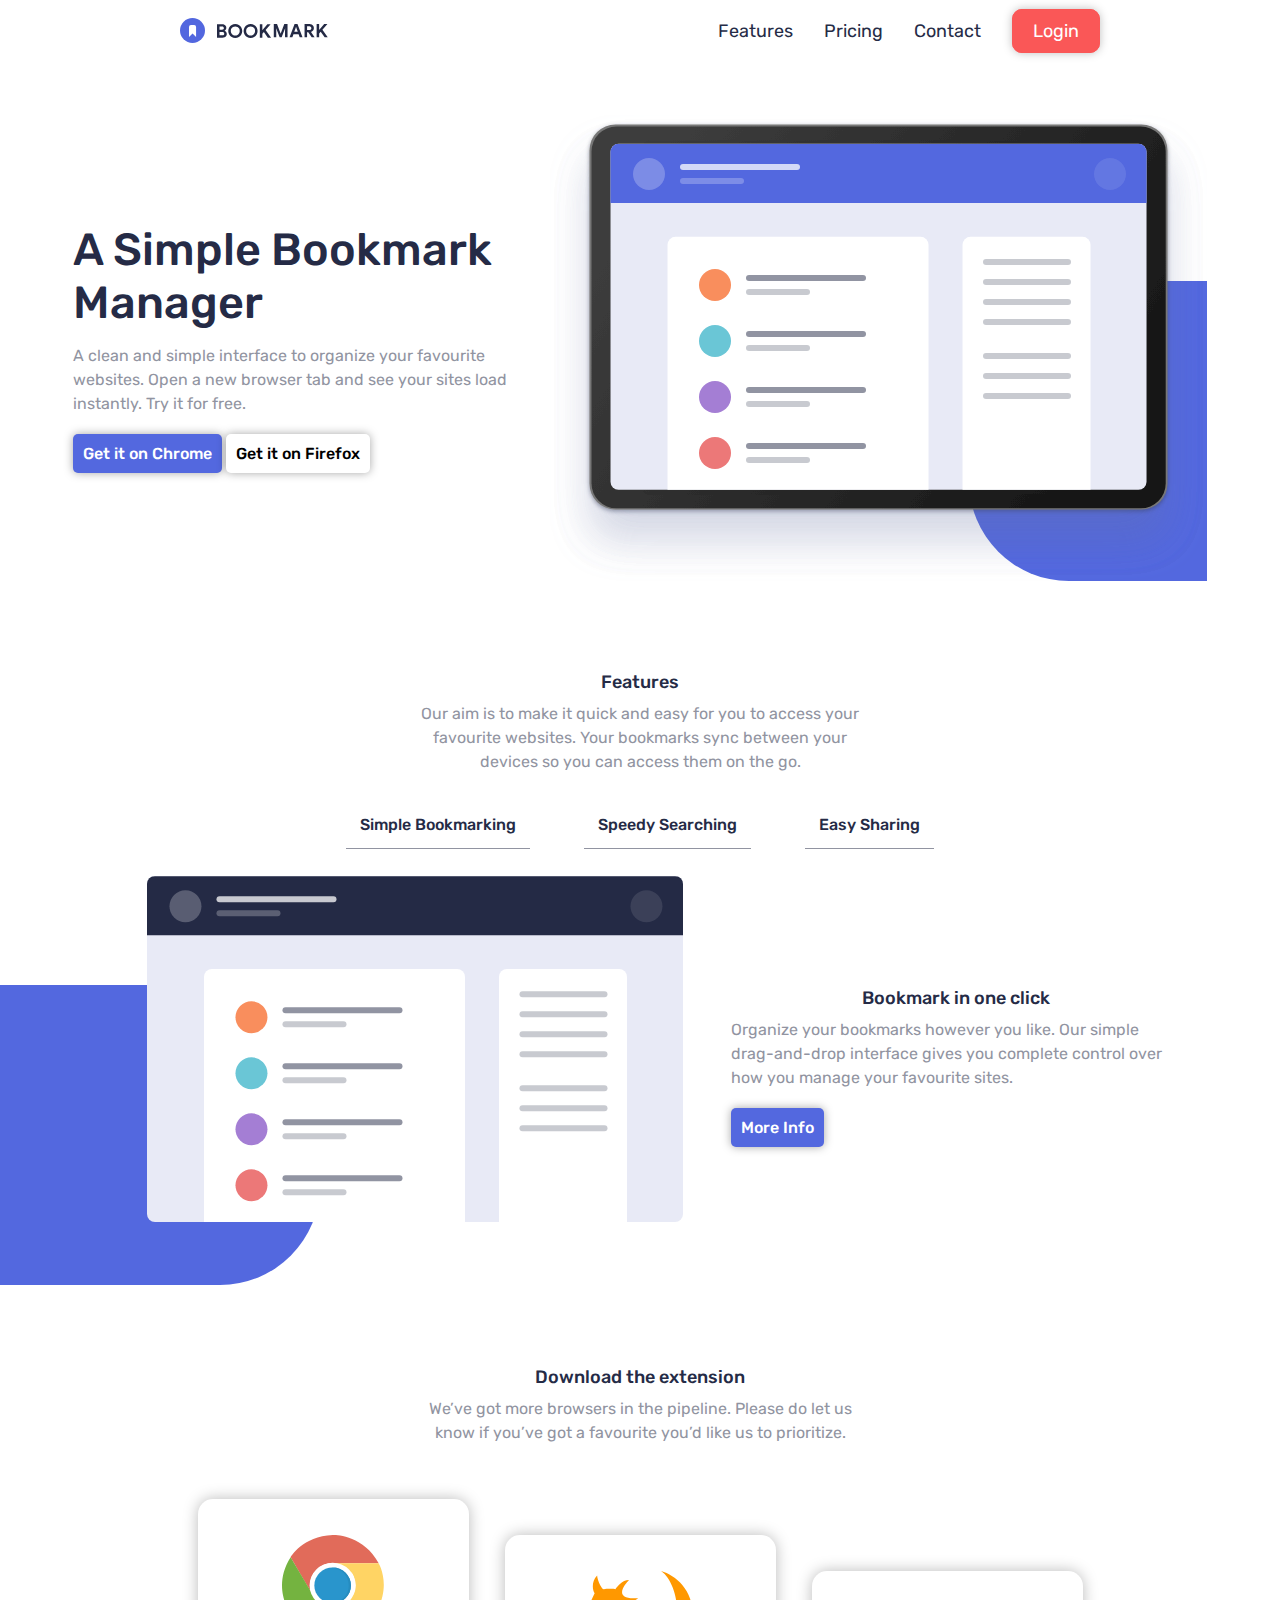
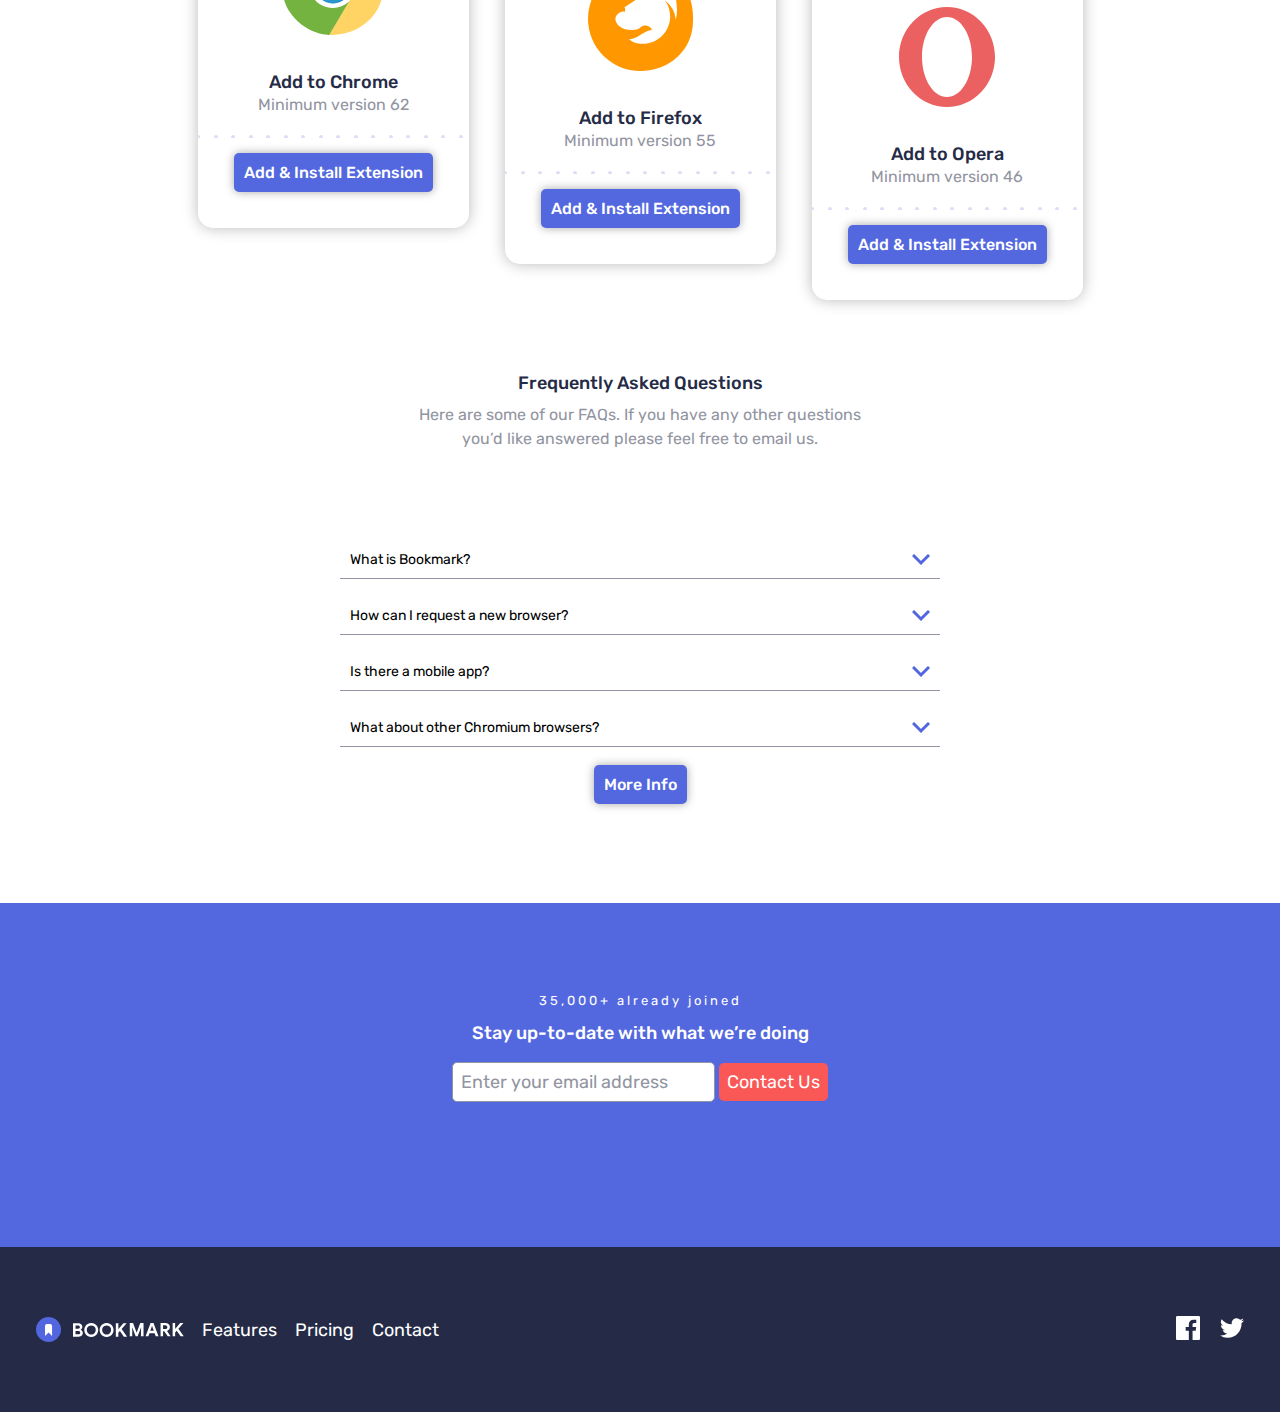
<file: bookmark-page-JS/index.html>
<!DOCTYPE html>
<html lang="pt-br">
<head>
  <meta charset="UTF-8">
  <meta name="viewport" content="width=device-width, initial-scale=1.0">
  <link rel="icon" type="image/png" sizes="32x32" href="./images/favicon-32x32.png">
  <title>Frontend Mentor | Bookmark landing page</title>
  <link rel="stylesheet" href="style.css">
</head>
<body>

  <header>
    <div class="logo">
      <img src="images/logo-bookmark.svg" alt="bookmark logo">
    </div>
    <div class="header-links mobile-hides">
      <a href="#" class="nav-links">Features</a>
      <a href="#" class="nav-links">Pricing</a>
      <a href="#" class="nav-links">Contact</a>
      <a href="#" class="btn-header" type="button">Login</a>
    </div>
    <img src="images/icon-hamburger.svg" id="hamburger" class="desktop-hides">

    <nav class="mobile-menu desktop-hides hide-menu" id="menuMobile">
      <div class="logo-menu">
        <img src="images/logo-bookmark copy.svg">
        <img src="images/icon-close.svg" id="closebtn">
      </div>
      <div class="links">
        <a href="#" class="nav-links-mobile">Features</a>
        <a href="#" class="nav-links-mobile">Pricing</a>
        <a href="#" class="nav-links-mobile">Contact</a>
        <a href="#" class="btn-mobile-menu" type="button">Login</a>
      </div>
    </nav>

  </header>

  <main>
    <div class="simple-bookmark">
      <div class="bookmark leftAlign">
        <h1>A Simple Bookmark Manager</h1>
        <p class="geral ">
          A clean and simple interface to organize your favourite websites. Open a new 
          browser tab and see your sites load instantly. Try it for free.
        </p>
        <div class="mybuttons">
          <button type="button" class="btn btn-chrome hoverbtn">Get it on Chrome</button>
          <button type="button" class="btn btn-firefox">Get it on Firefox</button>
        </div>
      </div>

      <div class="bookmark-img">
        <img src="images/illustration-hero.svg">
        <div class="bg"></div>
      </div>
    </div>

    <div class="features">
      <div class="features-info">
        <h2>Features</h2>
        <p class="geral">
          Our aim is to make it quick and easy for you to access your favourite websites. 
          Your bookmarks sync between your devices so you can access them on the go.
        </p>
      </div>

      <div class="tabs">
        <div class="indicators">
          <button type="button" class="btn btn-tabs" id="tab1Btn">Simple Bookmarking</button>
          <button type="button" class="btn btn-tabs" id="tab2Btn">Speedy Searching</button>
          <button type="button" class="btn btn-tabs" id="tab3Btn">Easy Sharing</button>
        </div>

        <div class="fluid-content">

          <div class="tab-1 gtab ">
            <div class="img-tab">
              <img src="images/illustration-features-tab-1.svg">
              <div class="bg-tab"></div>
            </div>
            <div class="tab-content leftAlign">
              <h2>Bookmark in one click</h2>
              <p class="geral p-tab">
                Organize your bookmarks however you like. Our simple drag-and-drop interface 
                gives you complete control over how you manage your favourite sites.
              </p>
              <button type="button" class="btn tab-btn mobile-hides hoverbtn">More Info</button>
            </div>
          </div>
 
          <div class="tab-2 tab-hides gtab">
            <div class="img-tab">
              <img src="images/illustration-features-tab-2.svg">
              <div class="bg-tab"></div>
            </div>
            <div class="tab-content leftAlign">
              <h2>Intelligent search</h2>
              <p class="geral p-tab">
                Our powerful search feature will help you find saved sites in no time at all. 
                No need to trawl through all of your bookmarks.
              </p>
              <button type="button" class="btn tab-btn mobile-hides hoverbtn">More Info</button>
            </div>
          </div>

          <div class="tab-3 tab-hides gtab">
            <div class="img-tab">
              <img src="images/illustration-features-tab-3.svg">
              <div class="bg-tab"></div>
            </div>
            <div class="tab-content leftAlign">
              <h2>Share your bookmarks</h2>
              <p class="geral p-tab">
                Easily share your bookmarks and collections with others. Create a shareable 
                link that you can send at the click of a button.
              </p>
              <button type="button" class="btn tab-btn mobile-hides hoverbtn">More Info</button>
            </div>
          </div>
        </div>
      </div>
    </div>

    <div class="extensions">
      <div class="extensions-content">
        <h2>Download the extension</h2>
        <p class="geral">
          We’ve got more browsers in the pipeline. Please do let us know if you’ve 
          got a favourite you’d like us to prioritize.
        </p>
      </div>

      <div class="cards">
        <div class="card google">
          <img src="images/logo-chrome.svg" alt="google logo">
          <h3>Add to Chrome</h3>
          <p class="geral">
            Minimum version 62
          </p>
          <button type="button" class="btn btn-card hoverbtn">Add & Install Extension</button>
        </div>

        <div class="card firefox">
          <img src="images/logo-firefox.svg" alt="firefox logo">
          <h3>Add to Firefox</h3>
          <p class="geral">Minimum version 55</p>
          <button type="button" class="btn btn-card hoverbtn">Add & Install Extension</button>
        </div>

        <div class="card opera">
          <img src="images/logo-opera.svg" alt="opera logo">
          <h3>Add to Opera</h3>
          <p class="geral">
            Minimum version 46
          </p>
          <button type="button" class="btn btn-card hoverbtn">Add & Install Extension</button>
        </div>
      </div>
    </div>

    <div class="askedQuestions">
      <div class="asked-content">
        <h2>Frequently Asked Questions</h2>
        <p class="geral">
          Here are some of our FAQs. If you have any other questions you’d like 
          answered please feel free to email us.
        </p>
      </div>

      <div class="accordion">
        <div class="accordion01 accgeral">
          <button class="accHeader">
            <p class="accordionTitle">What is Bookmark?</p>
            <img src="images/icon-arrow.svg">
          </button>
          <div class="answer">
            <p class="accp">
              Lorem ipsum dolor sit amet, consectetur adipiscing elit. Fusce tincidunt
              justo eget ultricies fringilla. Phasellus blandit ipsum quis quam ornare mattis.
            </p>
          </div>
        </div>

        <div class="accordion02 accgeral">
          <button class="accHeader">
            <p class="accordionTitle">How can I request a new browser?</p>
            <img src="images/icon-arrow.svg">
          </button>
          <div class="answer">
            <p class="accp">
              Vivamus luctus eros aliquet convallis ultricies. Mauris augue massa, ultricies non ligula.
              Suspendisse imperdiet. Vivamus luctus eros aliquet convallis ultricies. Mauris augue massa,
              ultricies non ligula. Suspendisse imperdie tVivamus luctus eros aliquet convallis ultricies.
              Mauris augue massa, ultricies non ligula. Suspendisse imperdiet.
            </p>
          </div>
        </div>

        <div class="accordion03 accgeral">
          <button class="accHeader">
            <p class="accordionTitle">Is there a mobile app?</p>
            <img src="images/icon-arrow.svg">
          </button>
          <div class="answer">
            <p class="accp">
              Sed consectetur quam id neque fermentum accumsan. Praesent luctus vestibulum dolor, ut condimentum
              urna vulputate eget. Cras in ligula quis est pharetra mattis sit amet pharetra purus. Sed
              sollicitudin ex et ultricies bibendum.
            </p>
          </div>
        </div>

        <div class="accordion04 accgeral">
          <button class="accHeader">
            <p class="accordionTitle">What about other Chromium browsers?</p>
            <img src="images/icon-arrow.svg">
          </button>
          <div class="answer">
            <p class="accp">
              Integer condimentum ipsum id imperdiet finibus. Vivamus in placerat mi, at euismod dui. Aliquam
              vitae neque eget nisl gravida pellentesque non ut velit.
            </p>
          </div>
        </div>
      </div>

      <button type="button" class="btn centerAlign hoverbtn">More Info</button>

    </div>
  </main>

  <footer>
    <div class="stay-up">
      <p class="already">35,000+ already joined</p>
      <p class="destaque">Stay up-to-date with what we’re doing</p>

      <div class="contactUS">
        <input type="email" id="myInput" placeholder="Enter your email address">
        <button type="button" class="contactBtn hoverbtn">Contact Us</button>
      </div>
    </div>
    
    <div class="bookMarkFooter">
      <div class="logo-footer">
        <img src="images/logo-bookmark copy.svg" alt="bookmark logo">
        <a href="#" class="footer-links">Features</a>
        <a href="#" class="footer-links">Pricing</a>
        <a href="#" class="footer-links">Contact</a>
      </div>
      
      <div class="icons">
        <img src="images/icon-facebook.svg" alt="icon facebook logo">
        <img src="images/icon-twitter.svg" alt="icon twitter logo">
      </div>
    </div>
  </footer>

  <script src="index.js"></script>
</body>
</html>
</file>
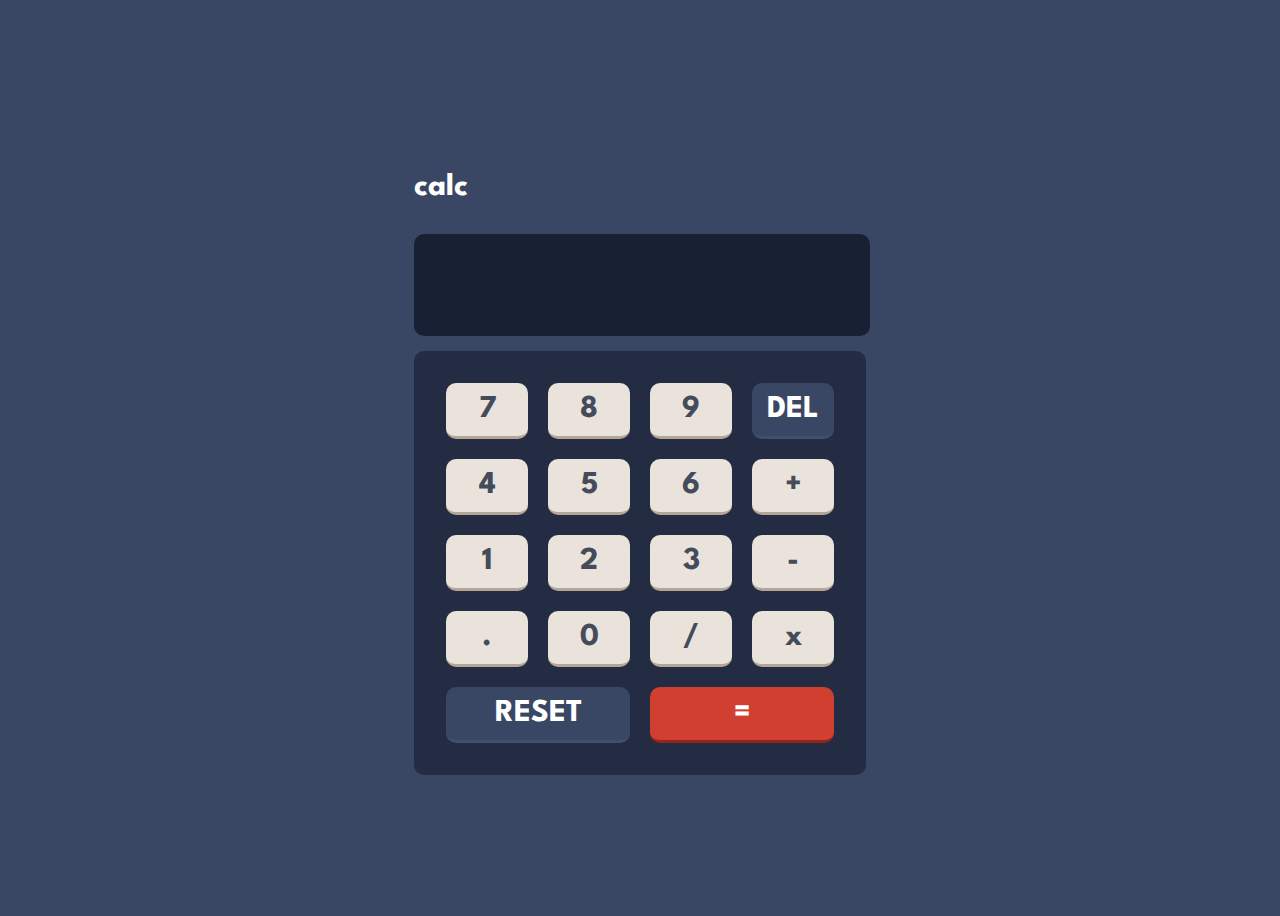
<file: calculator-app-JS/index.html>
<!DOCTYPE html>
<html lang="en">
<head>
  <meta charset="UTF-8">
  <meta name="viewport" content="width=device-width, initial-scale=1.0">
  <link rel="icon" type="image/png" sizes="32x32" href="./images/favicon-32x32.png">
  <title>Frontend Mentor | Calculator app</title>
  <link rel="stylesheet" href="style.css">
</head>
<body>

  <main class="container">
    <div class="calculator">
      <p>calc</p>
      <input readonly id="display">
      <div class="buttons">
        <button onclick="appendToDisplay('7')">7</button>
        <button onclick="appendToDisplay('8')">8</button>
        <button onclick="appendToDisplay('9')">9</button>
        <button id="deleteBtn">DEL</button>
        <button onclick="appendToDisplay('4')">4</button>
        <button onclick="appendToDisplay('5')">5</button>
        <button onclick="appendToDisplay('6')">6</button>
        <button onclick="appendToDisplay('+')">+</button>
        <button onclick="appendToDisplay('1')">1</button>
        <button onclick="appendToDisplay('2')">2</button>
        <button onclick="appendToDisplay('3')">3</button>
        <button onclick="appendToDisplay('-')">-</button>
        <button onclick="appendToDisplay('.')">.</button>
        <button onclick="appendToDisplay('0')">0</button>
        <button onclick="appendToDisplay('/')">/</button>
        <button onclick="appendToDisplay('*')">x</button>
        <button onclick="clear()" id="resetBtn" type="button">RESET</button>
        <button onclick="calculate()" id="resultBtn">=</button>
      </div>
    </div>
  </main>
  
  <script src="index.js"></script>
</body>
</html>
</file>
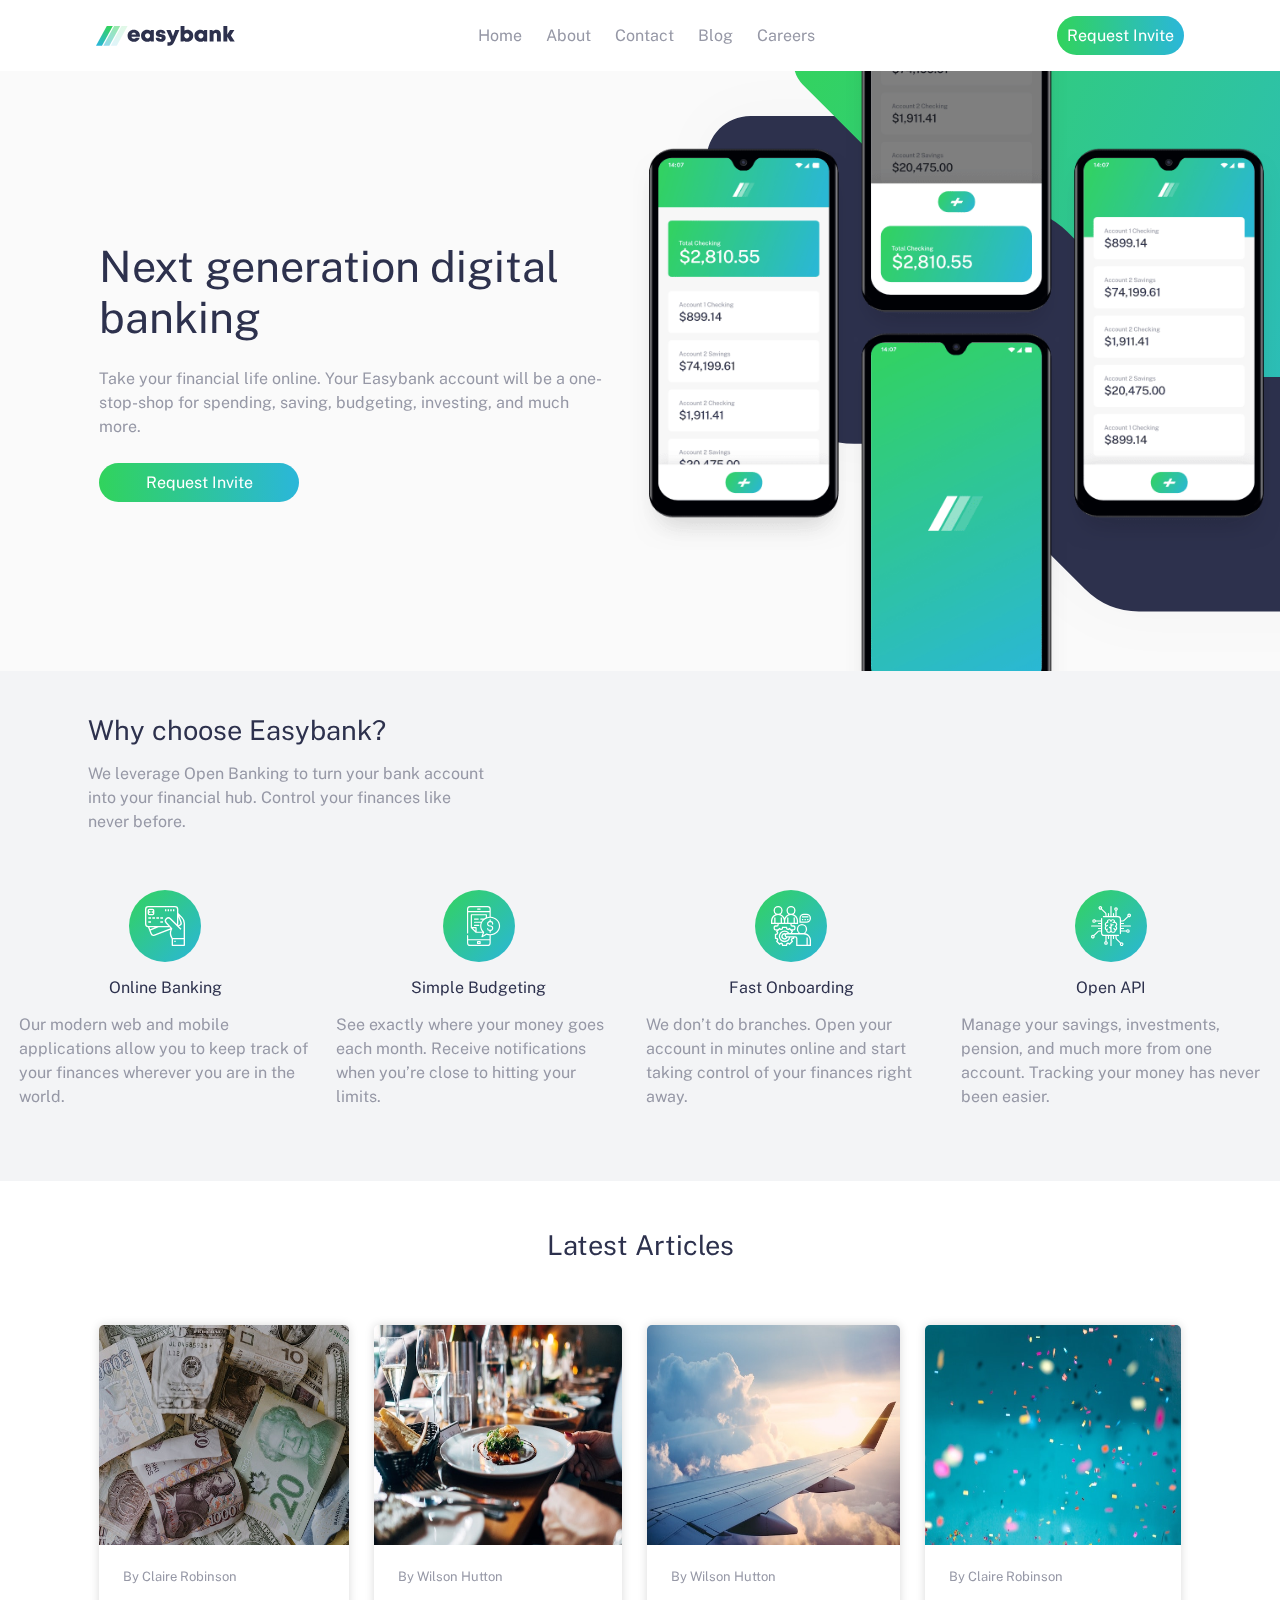
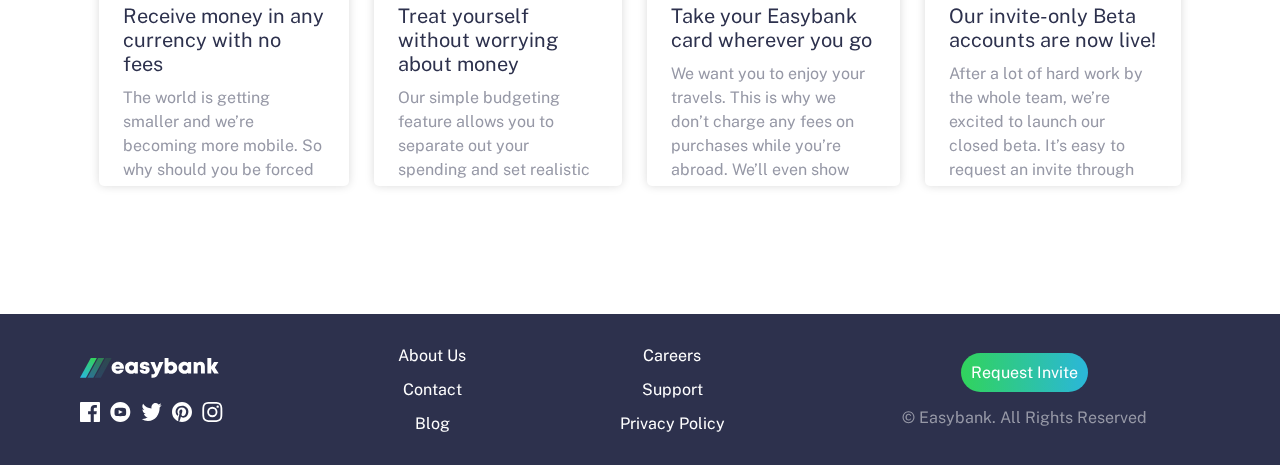
<file: easyBank-JS/index.html>
<!DOCTYPE html>
<html lang="pt-br">
<head>
  <meta charset="UTF-8">
  <meta name="viewport" content="width=device-width, initial-scale=1.0">
  <link rel="icon" type="image/png" sizes="32x32" href="./images/favicon-32x32.png">
  <title>Frontend Mentor | Easybank landing page</title>
  <link rel="stylesheet" href="style.css">
</head>
<body>

  <div class="mobile-menu hide">
    <div class="logomobile">
      <img src="images/logo.svg" alt="easy bank logo">
      <img src="images/icon-close.svg" id="iconClose">
    </div>
    <div class="menu">
      <a href="#">Home</a>
      <a href="#">About</a>
      <a href="#">Contact</a>
      <a href="#">Blog</a>
      <a href="#">Careers</a>
    </div>
  </div>

  <header>
    <div class="logo">
      <img src="images/logo.svg" alt="easy bank logo">
    </div>

    <div class="navItems">
      <nav>
        <a href="#">Home</a>
        <a href="#">About</a>
        <a href="#">Contact</a>
        <a href="#">Blog</a>
        <a href="#">Careers</a>
      </nav>
    </div>

    <div class="headerBtn">
      <button class="btn requestBtn">Request Invite</button>
    </div>

    <img src="images/icon-hamburger.svg" id="hamburguer">
  </header>

  <main class="container">
    <div class="content">

      <div class="nextGeneration">
        <div class="geral-margin generationText">
          <h1>Next generation digital banking</h1>
          <p class="geral">
            Take your financial life online. Your Easybank account will be a one-stop-shop 
            for spending, saving, budgeting, investing, and much more.
          </p>
          <button class="btn generationBtn">Request Invite</button>
        </div>
        <div class="bg">
          <img src="images/image-mockups.png" alt="">
        </div>
      </div>

      <div class="geral-margin why">
        <div class="chooseBank">
          <h2>Why choose Easybank?</h2>
          <p class="geral">
            We leverage Open Banking to turn your bank account into your financial hub. Control 
            your finances like never before.
          </p>
        </div>

        <div class="flex-content">
          <div class="card">
            <img src="images/icon-online.svg">
            <p class="title">Online Banking</p>
            <p class="geral">
              Our modern web and mobile applications allow you to keep track of your finances 
              wherever you are in the world.
            </p>
          </div>

          <div class="card">
            <img src="images/icon-budgeting.svg">
            <p class="title">Simple Budgeting</p>
            <p class="geral">
              See exactly where your money goes each month. Receive notifications when you’re 
              close to hitting your limits.
            </p>
          </div>

          <div class="card">
            <img src="images/icon-onboarding.svg">
            <p class="title">Fast Onboarding</p>
            <p class="geral">
              We don’t do branches. Open your account in minutes online and start taking control 
              of your finances right away.
            </p>
          </div>

          <div class="card">
            <img src="images/icon-api.svg">
            <p class="title">Open API</p>
            <p class="geral">
              Manage your savings, investments, pension, and much more from one account. Tracking 
              your money has never been easier.
            </p>
          </div>
        </div>
      </div>

      <div class="geral-margin latest">
        <h2>Latest Articles</h2>

        <div class="flex-content">

          <div class="article">
            <div class="article-img">
              <img src="images/image-currency.jpg">
            </div>

            <div class="article-content">
              <p class="credit">By Claire Robinson</p>
              <p class="article-title">Receive money in any currency with no fees</p>
              <p class="geral article-text">
                The world is getting smaller and we’re becoming more mobile. So why should you be 
                forced to only receive money in a single …
              </p>
            </div>
          </div>

          <div class="article">
            <div class="article-img">
              <img src="images/image-restaurant.jpg">
            </div>

            <div class="article-content">
              <p class="credit">By Wilson Hutton</p>
              <p class="article-title">Treat yourself without worrying about money</p>
              <p class="geral article-text">
                Our simple budgeting feature allows you to separate out your spending and set 
                realistic limits each month. That means you …
              </p>
            </div>
          </div>

          <div class="article">
            <div class="article-img">
              <img src="images/image-plane.jpg">
            </div>

            <div class="article-content">
              <p class="credit">By Wilson Hutton</p>
              <p class="article-title">Take your Easybank card wherever you go</p>
              <p class="geral article-text">
                We want you to enjoy your travels. This is why we don’t charge any fees on purchases 
                while you’re abroad. We’ll even show you …
              </p>
            </div>
          </div>

          <div class="article">
            <div class="article-img">
              <img src="images/image-confetti.jpg">
            </div>

            <div class="article-content">
              <p class="credit">By Claire Robinson</p>
              <p class="article-title">Our invite-only Beta accounts are now live!</p>
              <p class="geral article-text">
                After a lot of hard work by the whole team, we’re excited to launch our closed beta. 
                It’s easy to request an invite through the site ...
              </p>
            </div>

          </div>

        </div>

      </div>

    </div>
  </main>

  <footer>
    <div class="container-footer">

      <div class="logo-footer">
        <img src="images/logo copy.svg">

        <div class="icons">
          <img src="images/icon-facebook.svg">
          <img src="images/icon-youtube.svg">
          <img src="images/icon-twitter.svg">
          <img src="images/icon-pinterest.svg">
          <img src="images/icon-instagram.svg">
        </div>
      </div>

      <div class="about">
        <a href="#">About Us</a>
        <a href="#">Contact</a>
        <a href="#">Blog</a>
      </div>

      <div class="career">
        <a href="#">Careers</a>
        <a href="#">Support</a>
        <a href="#">Privacy Policy</a>
      </div>

      <div class="request">
        <button class="btn footerBtn">Request Invite</button>

        <p class="copy">© Easybank. All Rights Reserved</p>
      </div>

    </div>
  </footer>

  <script src="index.js"></script>
</body>
</html>
</file>
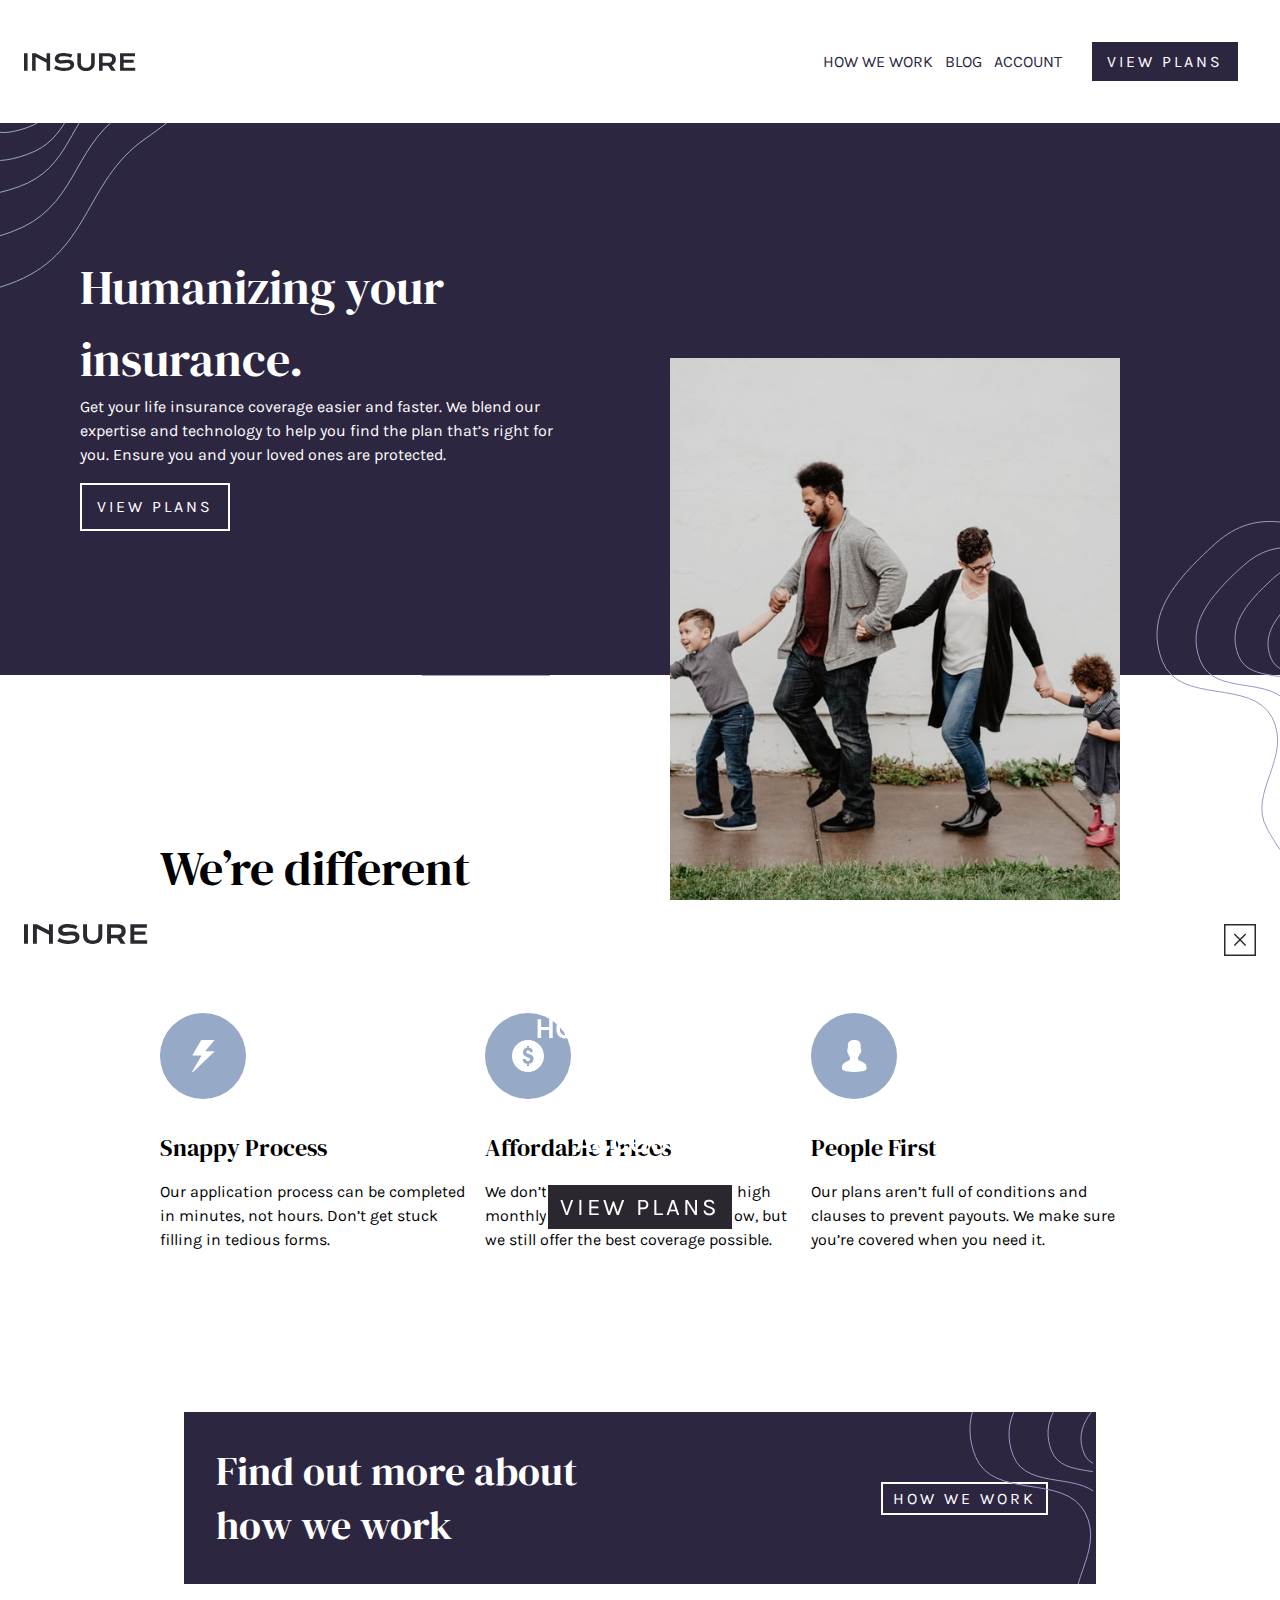
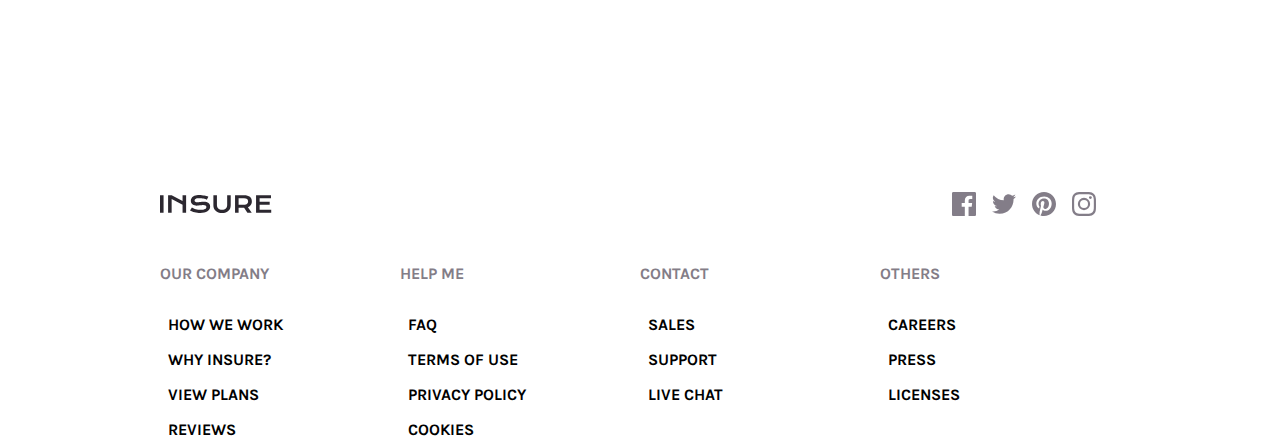
<file: insure-landing-JS/index.html>
<!DOCTYPE html>
<html lang="pt-br">
<head>
  <meta charset="UTF-8">
  <meta name="viewport" content="width=device-width, initial-scale=1.0">
  <link rel="icon" type="image/png" sizes="32x32" href="./images/favicon-32x32.png">
  <title>Frontend Mentor | Insure landing page</title>
  <link rel="stylesheet" href="style.css">
</head>
<body>

  <header>
    <div class="header-top">
      <div class="logo">
        <img src="images/logo.svg">
      </div>
      <nav>
        <div class="nav-links">
          <a href="#">How we work</a>
          <a href="#">Blog</a>
          <a href="#">Account</a>
          <button type="button" class="btn">View plans</button>
        </div>
      </nav>

      <div class="menu-mobile">
        <div class="logo-mobile">
          <img src="images/logo.svg" id="logo-menu-mobile">
          <img src="images/icon-close.svg" id="icon-close">
        </div>
        <div class="mobile-links">
          <a href="#">How we work</a>
          <a href="#">Blog</a>
          <a href="#">Account</a>
          <button type="button" class="menu-btn">View plans</button>
        </div>
      </div>

      <img src="images/icon-hamburger.svg" id="icon-menu">

    </div>

    <div class="hero">
      <div class="info-hero">
        <div class="info-text">
          <h1>Humanizing your insurance.</h1>
          <p>
            Get your life insurance coverage easier and faster. We blend our expertise
            and technology to help you find the plan that’s right for you. Ensure you
            and your loved ones are protected.
          </p>
          <button type="button" class="btn" id="btn-hero">View plans</button>
        </div>

        <div class="images-hero">
          <picture class="position-class pattern-left">
            <img src="images/bg-pattern-intro-left-mobile.svg">
          </picture>
          <picture class="position-class pattern-right">
            <img src="images/bg-pattern-intro-right-mobile.svg">
          </picture>
        </div>

      </div>

      <div class="main-hero-img">
        <picture>
          <source media="(min-width: 600px)" srcset="images/image-intro-desktop.jpg" type="image/jpg">
          <img src="images/image-intro-mobile.jpg" id="main-hero-img">
        </picture>
      </div>
    </div>

  </header>

  <main class="container">
    <div class="content">
      <h1>We’re different</h1>

      <div class="grid-content">
        <div class="div-grid">
          <img src="images/icon-snappy-process.svg" class="balls">
          <h3>Snappy Process</h3>
          <p>
            Our application process can be completed in minutes, not hours. Don’t get 
            stuck filling in tedious forms.
          </p>
        </div>
        <div class="div-grid">
          <img src="images/icon-affordable-prices.svg" class="balls">
          <h3>Affordable Prices</h3>
          <p>
            We don’t want you worrying about high monthly costs. Our prices may be low, 
            but we still offer the best coverage possible.
          </p>
        </div>
        <div class="div-grid">
          <img src="images/icon-people-first.svg" class="balls">
          <h3>People First</h3>
          <p>
            Our plans aren’t full of conditions and clauses to prevent payouts. We make 
            sure you’re covered when you need it.
          </p>
        </div>
      </div>

      <div class="find-out">
        <h2>Find out more about how we work</h2>
        <button type="button" class="btn btn-work">How we work</button>
        <picture class="position-class pattern-right2">
          <img src="images/bg-pattern-intro-right-mobile.svg">
        </picture>
      </div>

    </div>
  </main>
  
  <footer>
    <div class="logo-footer">
      <div class="logoF">
        <img src="images/logo.svg">
      </div>
      <div class="social-icons">
        <img src="images/icon-facebook.svg">
        <img src="images/icon-twitter.svg">
        <img src="images/icon-pinterest.svg">
        <img src="images/icon-instagram.svg">
      </div>
    </div>

    <div class="grid-footer">
      <div>
        <p class="destaque">Our company</p>
        <ul class="list">
          <li>How we work</li>
          <li>Why Insure?</li>
          <li>View plans</li>
          <li>Reviews</li>
        </ul>
      </div>
      <div>
        <p class="destaque">Help me</p>
        <ul class="list">
          <li>FAQ</li>
          <li>Terms of use</li>
          <li>Privacy policy</li>
          <li>Cookies</li>
        </ul>
      </div>
      <div>
        <p class="destaque">Contact</p>
        <ul class="list">
          <li>Sales</li>
          <li>Support</li>
          <li>Live chat</li>
        </ul>
      </div>
      <div>
        <p class="destaque">Others</p>
        <ul class="list">
          <li>Careers</li>
          <li>Press</li>
          <li>Licenses</li>
        </ul>
      </div>
    </div>

  </footer>

  <script src="index.js"></script>
</body>
</html>
</file>
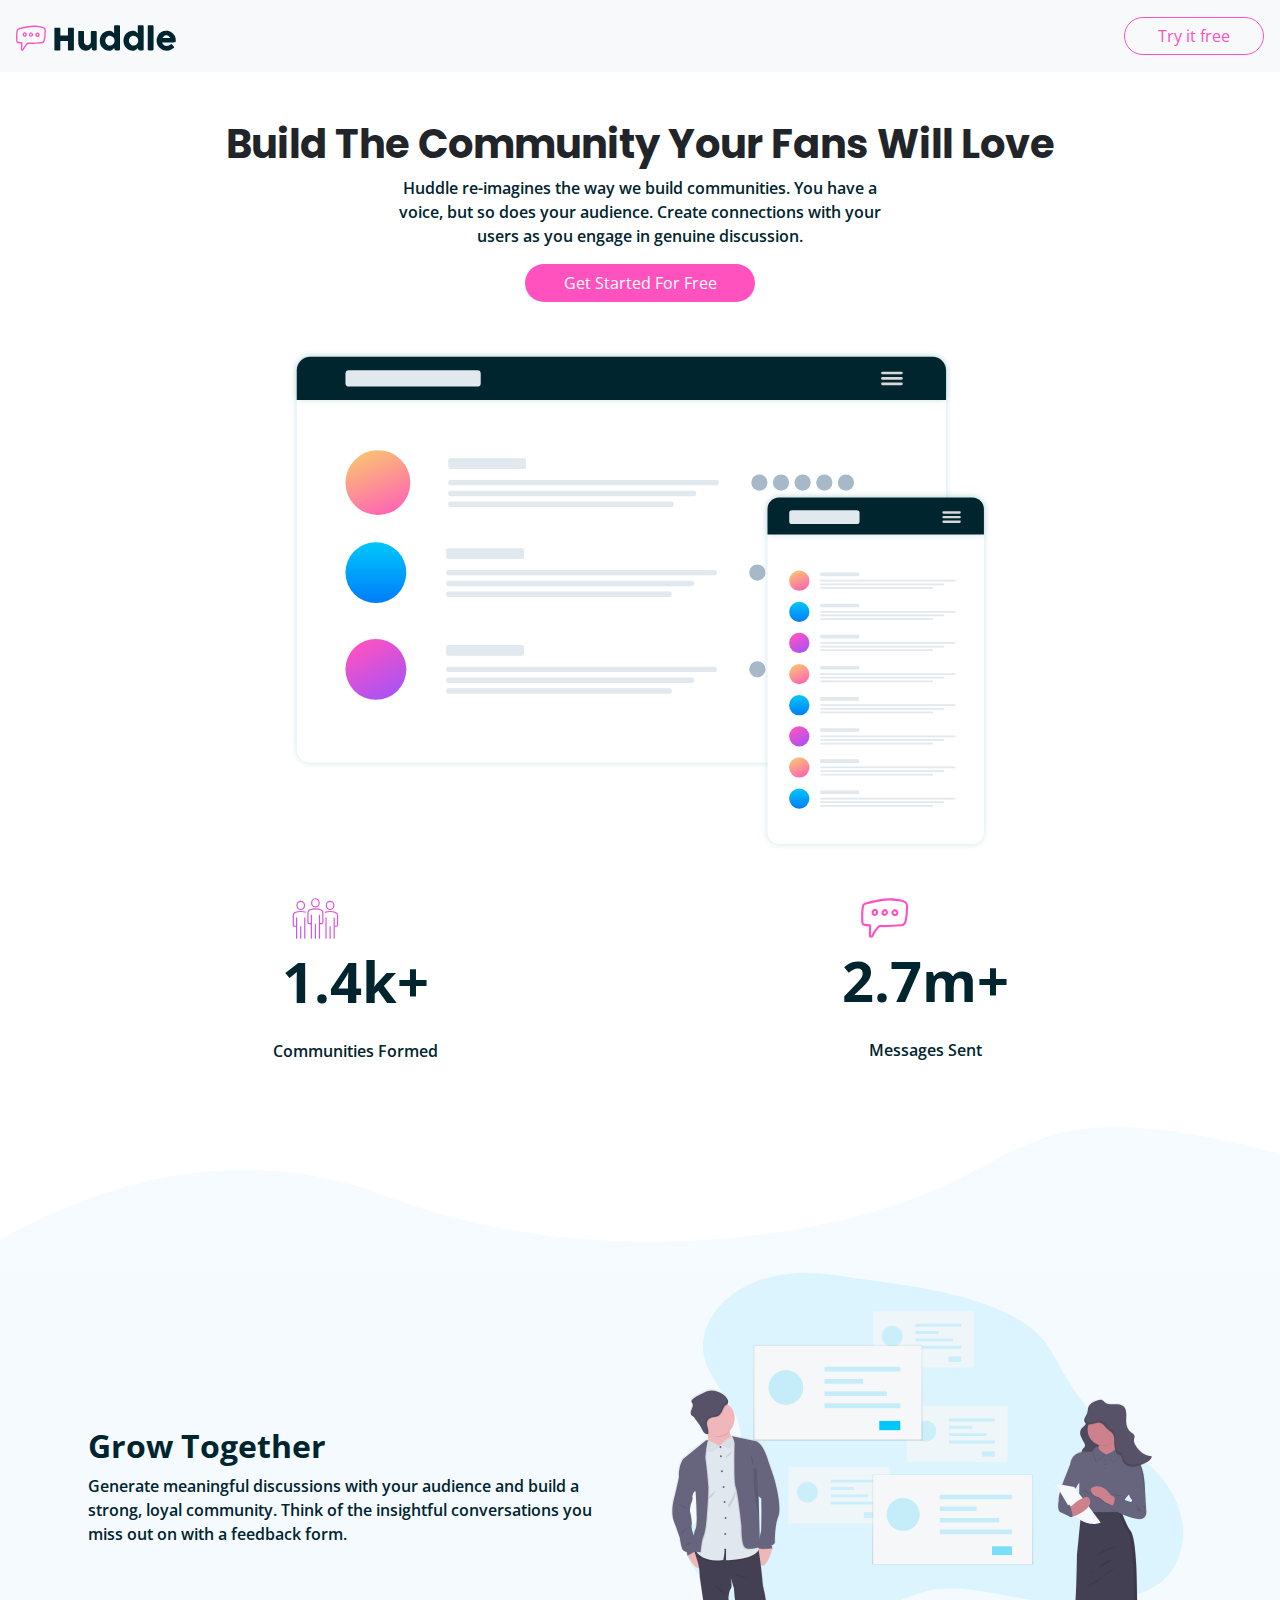
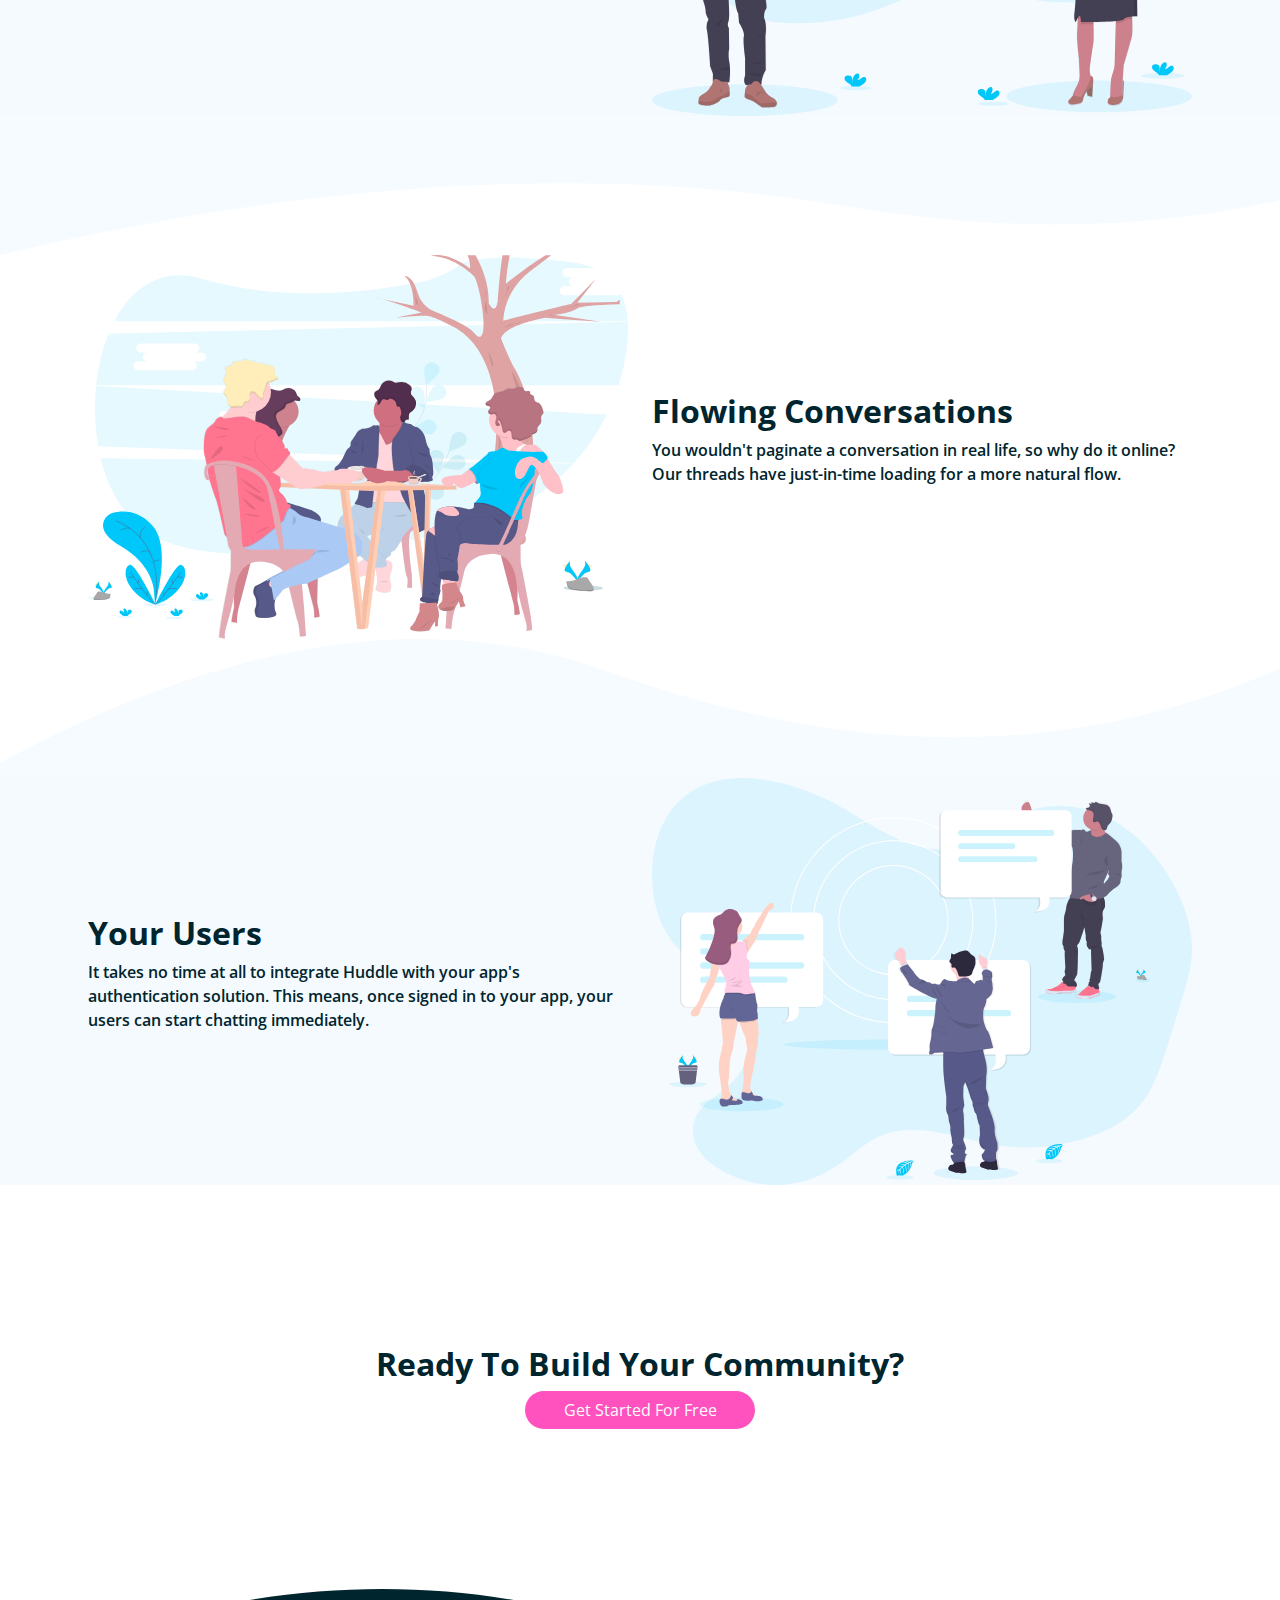
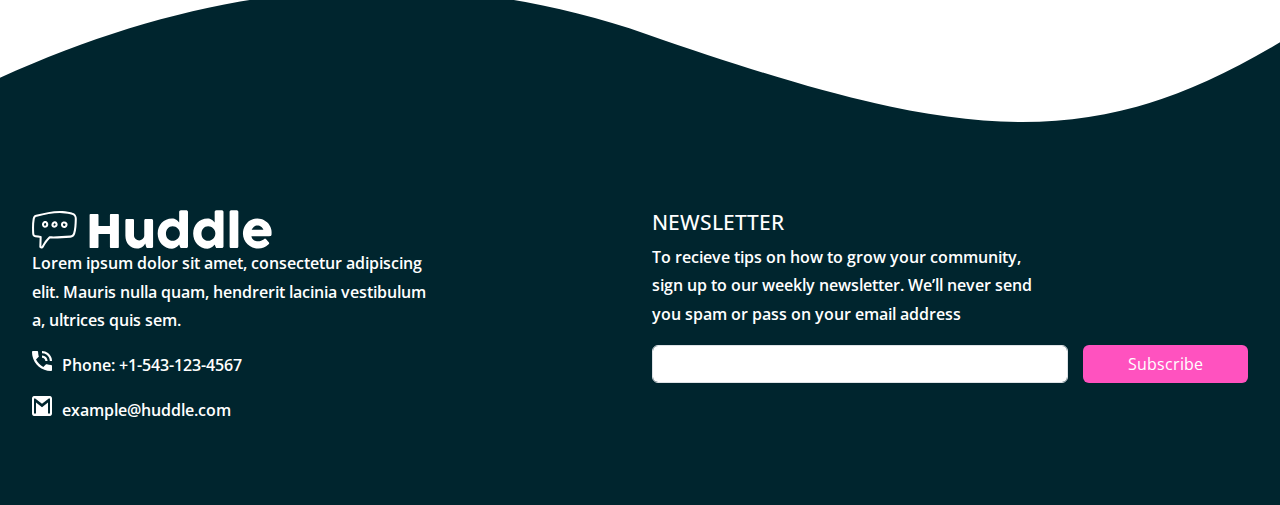
<file: landing-page/index.html>
<!DOCTYPE html>
<html lang="pt-br">
<head>
  <meta charset="UTF-8">
  <meta name="viewport" content="width=device-width, initial-scale=1.0">
  <link rel="icon" type="image/png" sizes="32x32" href="./images/favicon-32x32.png">
  <title>Frontend Mentor | Huddle landing page with curved sections</title>
  <link href="https://cdn.jsdelivr.net/npm/bootstrap@5.3.3/dist/css/bootstrap.min.css" rel="stylesheet">
  <link rel="stylesheet" href="style.css">
</head>
<body>

  <nav class="navbar navbar-expand-lg bg-body-tertiary p-3">
    <div class="container-fluid" id="nav-geral">
      <a class="navbar-brand" href="#"><img src="images/logo.svg" width="160px"></a>
      <div id="navbarNav">
        <ul class="navbar-nav" id="ulHeader">
          <li class="nav-item">
            <button type="button" class="btn" id="HeaderBtn">Try it free</button>
          </li>
        </ul>
      </div>
    </div>
  </nav>

  <!-- --------------BUILD COMMUNITY SECTION---------------- -->

  <div class="container text-center mt-5">
    <div class="content">
      <h1>Build The Community Your Fans Will Love</h1>
      <p id="communityP" class="mx-auto">
        Huddle re-imagines the way we build communities. You have a voice, but so does
        your audience. Create connections with your users as you engage in genuine discussion.
      </p>
      <button type="button" class="btn rounded-pill" id="btn-geral">Get Started For Free</button>
    </div>

    <div class="img">
      <img src="images/screen-mockups.svg" class="img-fluid mt-5" width="700px">
    </div>

    <div class="row mt-5">
      <div class="col-md">
        <img src="images/icon-communities.svg" class="community-imgs">
        <p class="num">1.4k+</p>
        <p>Communities Formed</p>
      </div>
      <div class="col-md">
        <img src="images/icon-messages.svg" class="community-imgs">
        <p class="num">2.7m+</p>
        <p>Messages Sent</p>
      </div>
    </div>

  </div>


  <!-- --------------GRID SECTION---------------- -->
  
  <div class="container-fluid mt-5" id="grid-section-geral">

    <picture>
      <source media="(max-width: 600px)" srcset="images/bg-section-top-mobile-1.svg" type="image/svg">
      <img src="images/bg-section-top-desktop-1.svg" class="img-top" width="100%">
    </picture>

    <div class="row align-items-center grid-item" id="grow-div">
      <div class="col-md">
        <h2>Grow Together</h2>
        <p>
          Generate meaningful discussions with your audience and build a strong, loyal community. 
          Think of the insightful conversations you miss out on with a feedback form. 
        </p>
      </div>
      <div class="col-md">
        <img src="images/illustration-grow-together.svg" class="img-fluid">
      </div>
    </div>

    <picture>
      <source media="(max-width: 600px)" srcset="images/bg-section-bottom-mobile-1.svg" type="image/svg">
      <img src="images/bg-section-bottom-desktop-1.svg" class="img-bottom">
    </picture>

    <div class="row align-items-center grid-item">
      <div class="col-md">
        <img src="images/illustration-flowing-conversation.svg" class="img-fluid">
      </div>
      <div class="col-md">
        <h2>Flowing Conversations</h2>
        <p>
          You wouldn't paginate a conversation in real life, so why do it online? Our threads have 
          just-in-time loading for a more natural flow.
        </p>
      </div>
    </div>

    <picture>
      <source media="(max-width: 600px)" srcset="images/bg-section-top-mobile-2.svg" type="image/svg">
      <img src="images/bg-section-top-desktop-2.svg" class="img-top" width="100%">
    </picture>

    <div class="row align-items-center grid-item" id="your-users">
      <div class="col-md">
        <h2>Your Users</h2>
        <p>
          It takes no time at all to integrate Huddle with your app's authentication solution. This means, 
          once signed in to your app, your users can start chatting immediately.
        </p>
      </div>
      <div class="col-md">
        <img src="images/illustration-your-users.svg" class="img-fluid">
      </div>
    </div>

    <div class="ready container text-center" id="ready-section">
      <h2>Ready To Build Your Community?</h2>
      <button type="button" class="btn rounded-pill" id="btn-geral">Get Started For Free</button>
    </div>

  </div>
  
  
  <!-- --------------FOOTER SECTION---------------- -->
  
  <div class="container-fluid" id="footer">

    <picture>
      <source media="(max-width: 6000)" srcset="images/bg-footer-top-mobile.svg" type="image/svg">
      <img src="images/bg-footer-top-desktop.svg" class="img-top" width="100%">
    </picture>

    <div class="row" id="content-footer">

      <div class="col-md" id="colunaLogo">
        <img src="images/logo copy.svg">
        <p class="footerP">
          Lorem ipsum dolor sit amet, consectetur adipiscing elit. Mauris nulla quam, hendrerit lacinia 
          vestibulum a, ultrices quis sem.
        </p>

        <div class="icons">
          <div class="phone d-flex">
            <img src="images/icon-phone.svg" class="icons-geral">
            <p class="footerP">Phone: +1-543-123-4567</p>
          </div>

          <div class="email d-flex">
            <img src="images/icon-email.svg" class="icons-geral">
            <p class="footerP">example@huddle.com</p>
          </div>

        </div>

      </div>

      <div class="col-md">
        <h3>Newsletter</h3>
        <p class="footerP">
          To recieve tips on how to grow your community, sign up to our weekly newsletter. We’ll never 
          send you spam or pass on your email address
        </p>

        <div class="form-footer d-flex">
          <input type="email" class="form-control" id="input-footer">
          <button type="button" class="btn" id="btn-geral">Subscribe</button>
        </div>

      </div>
    </div>
  </div>

  <script src="https://cdn.jsdelivr.net/npm/@popperjs/core@2.11.8/dist/umd/popper.min.js"></script>
  <script src="https://cdn.jsdelivr.net/npm/bootstrap@5.3.3/dist/js/bootstrap.min.js"></script>
</body>
</html>
</file>
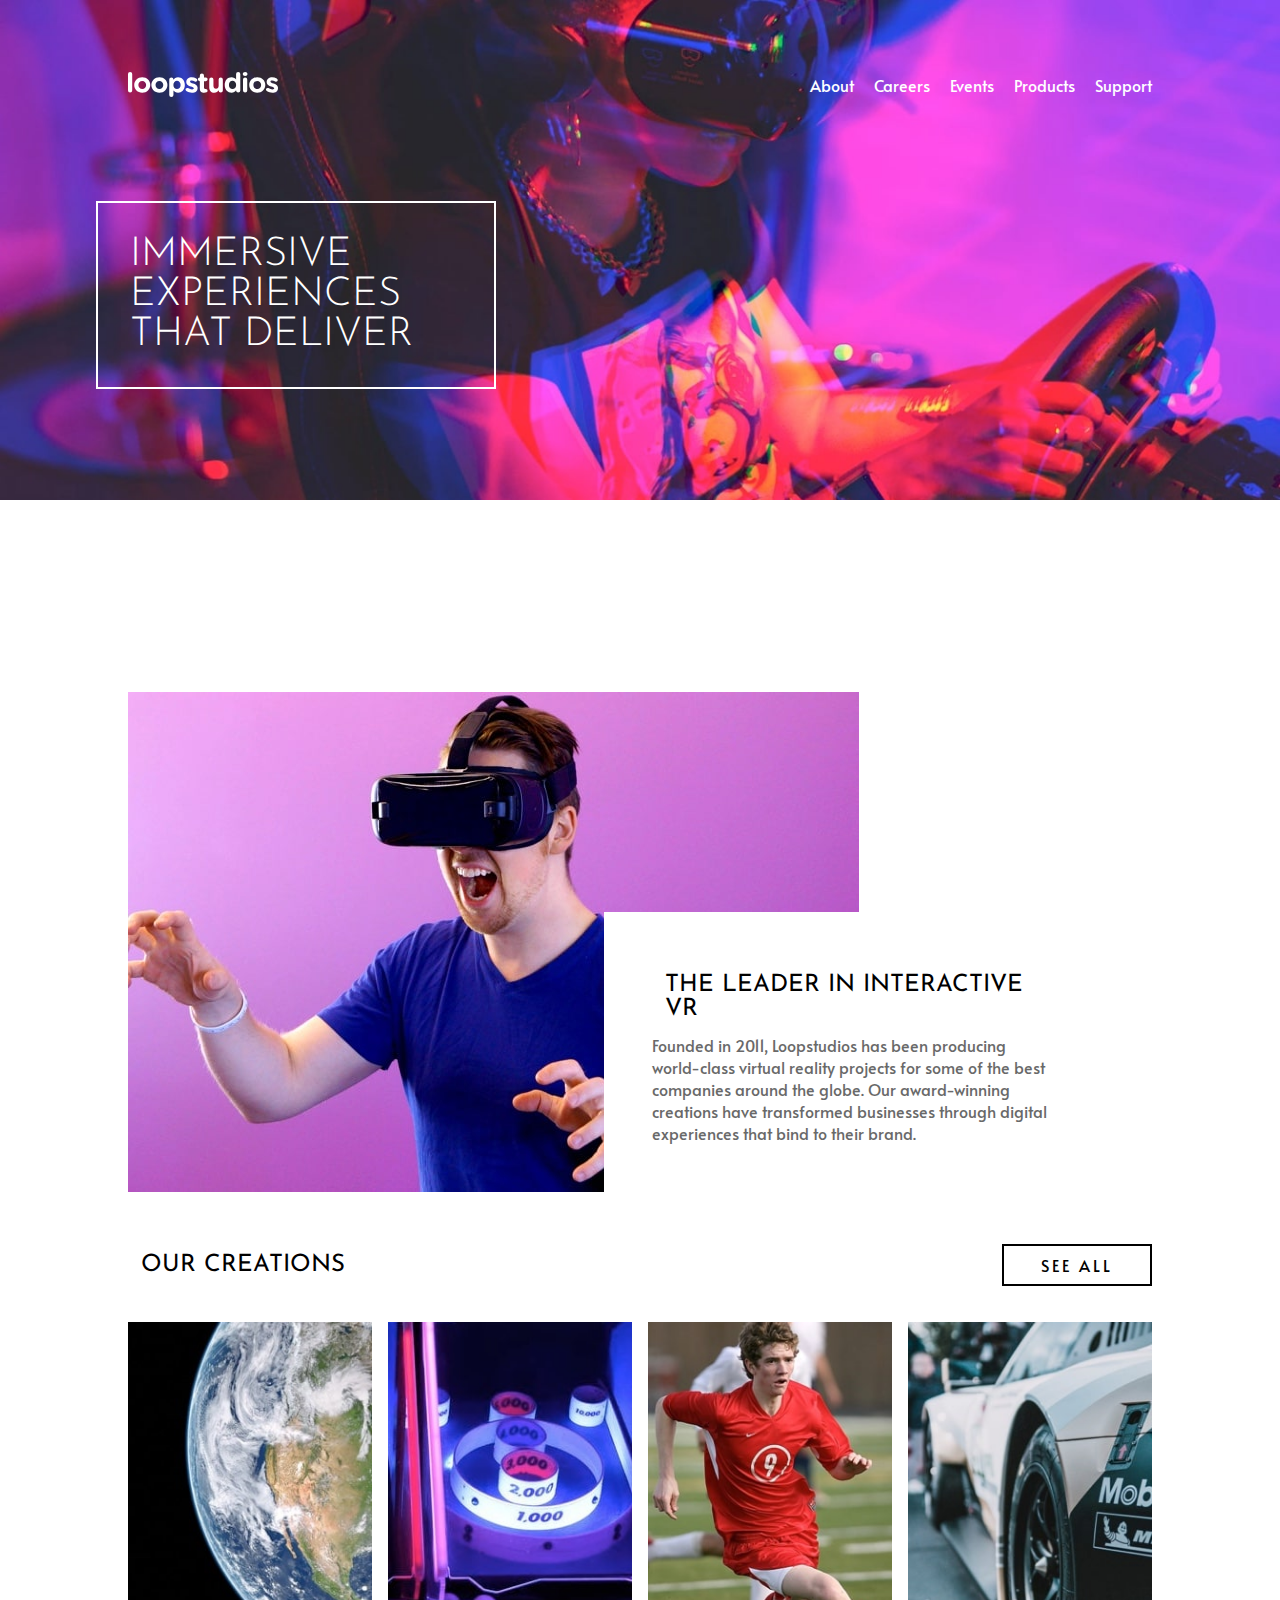
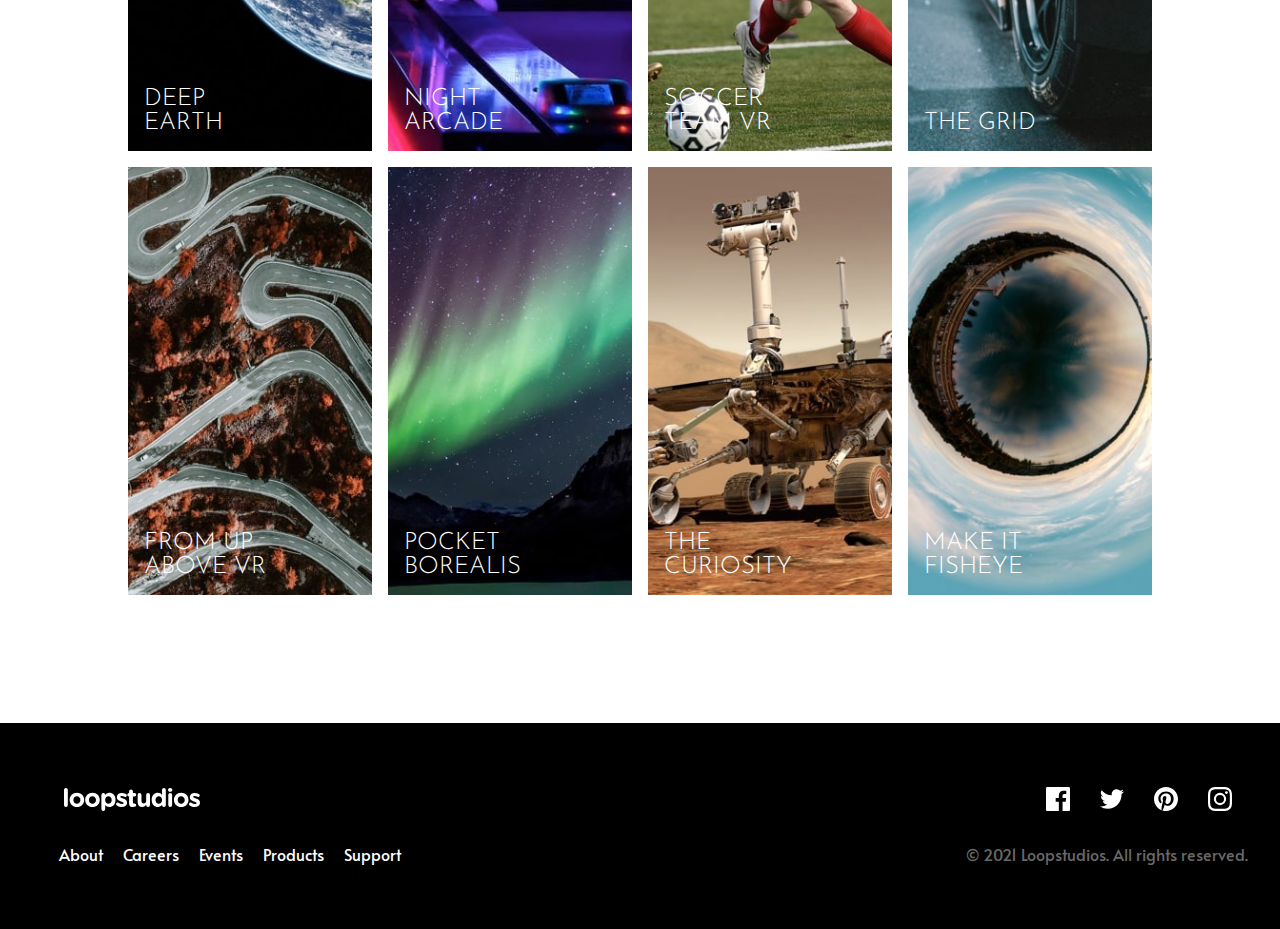
<file: loopstudios-JS/index.html>
<!DOCTYPE html>
<html lang="pt-br">
<head>
  <meta charset="UTF-8">
  <meta name="viewport" content="width=device-width, initial-scale=1.0">
  <link rel="icon" type="image/png" sizes="32x32" href="./images/favicon-32x32.png">
  <title>Frontend Mentor | Loopstudios landing page</title>
  <link rel="stylesheet" href="style.css">
</head>
<body>

  <header>

    <div class="navigation">
      <div class="logo">
        <img src="images/logo.svg">
      </div>
      <nav>
        <div class="nav-links">
          <a href="#">About</a>
          <a href="#">Careers</a>
          <a href="#">Events</a>
          <a href="#">Products</a>
          <a href="#">Support</a>
        </div>
      </nav>
      <img src="images/icon-hamburger.svg" id="menu-icon">

      <div class="mobile-menu hide">
        <div class="close-menu">
          <img src="images/logo.svg">
          <img src="images/icon-close.svg" id="menu-icon-close">
        </div>
        <div class="mobile-links">
          <a href="#">About</a>
          <a href="#">Careers</a>
          <a href="#">Events</a>
          <a href="#">Products</a>
          <a href="#">Support</a>
        </div>
      </div>

    </div>

    <div class="hero">
      <h1>Immersive experiences that deliver</h1>
    </div>
  </header>

  <main class="container">
    <div class="first-content">
      <div class="vr-img">
        <picture>
          <source media="(min-width: 690px)" srcset="images/desktop/image-interactive.jpg" type="image/jpg">
          <img src="images/mobile/image-interactive.jpg">
        </picture>
      </div>
      <div class="interactive-vr">
        <h2>The leader in interactive VR</h2>
        <p>
          Founded in 2011, Loopstudios has been producing world-class virtual reality 
          projects for some of the best companies around the globe. Our award-winning 
          creations have transformed businesses through digital experiences that bind 
          to their brand.
        </p>
      </div>
    </div>

    <div class="our-creations">
      <div class="flex-content">
        <h2>Our creations</h2>
        <button type="button" id="desk-button" class="btn">See all</button>
      </div>

      <div class="grid-content">
        <div class="grid-container">
          <picture>
            <source media="(min-width: 690px)" srcset="images/desktop/image-deep-earth.jpg" type="image/jpg">
            <img src="images/mobile/image-deep-earth.jpg">
          </picture>
          <p class="destaque">Deep earth</p>
        </div>
        <div class="grid-container">
          <picture>
            <source media="(min-width: 690px)" srcset="images/desktop/image-night-arcade.jpg" type="image/jpg">
            <img src="images/mobile/image-night-arcade.jpg">
          </picture>
          <p class="destaque">Night arcade</p>
        </div>
        <div class="grid-container">
          <picture>
            <source media="(min-width: 690px)" srcset="images/desktop/image-soccer-team.jpg" type="image/jpg">
            <img src="images/mobile/image-soccer-team.jpg">
          </picture>
          <p class="destaque">Soccer team VR</p>
        </div>
        <div class="grid-container">
          <picture>
            <source media="(min-width: 690px)" srcset="images/desktop/image-grid.jpg" type="image/jpg">
            <img src="images/mobile/image-grid.jpg">
          </picture>
          <p class="destaque">The grid</p>
        </div>
        <div class="grid-container">
          <picture>
            <source media="(min-width: 690px)" srcset="images/desktop/image-from-above.jpg" type="image/jpg">
            <img src="images/mobile/image-from-above.jpg">
          </picture>
          <p class="destaque">From up above VR</p>
        </div>
        <div class="grid-container">
          <picture>
            <source media="(min-width: 690px)" srcset="images/desktop/image-pocket-borealis.jpg" type="image/jpg">
            <img src="images/mobile/image-pocket-borealis.jpg">
          </picture>
          <p class="destaque">Pocket borealis</p>
        </div>
        <div class="grid-container">
          <picture>
            <source media="(min-width: 690px)" srcset="images/desktop/image-curiosity.jpg" type="image/jpg">
            <img src="images/mobile/image-curiosity.jpg">
          </picture>
          <p class="destaque">The curiosity</p>
        </div>
        <div class="grid-container">
          <picture>
            <source media="(min-width: 690px)" srcset="images/desktop/image-fisheye.jpg" type="image/jpg">
            <img src="images/mobile/image-fisheye.jpg">
          </picture>
          <p class="destaque">Make it fisheye</p>
        </div>

        <button type="button" id="mobile-button" class="btn">See all</button>

      </div>

    </div>

  </main>

  <footer>
    <div class="loopstudios">
      <div class="logo-icon">
        <div class="logo-footer">
          <img src="images/logo.svg">
        </div>
        <div class="icons">
          <img src="images/icon-facebook.svg">
          <img src="images/icon-twitter.svg">
          <img src="images/icon-pinterest.svg">
          <img src="images/icon-instagram.svg">
        </div>
      </div>

      <div class="about-copy">
        <div class="about">
          <div class="info">
            <a href="#">About</a>
            <a href="#">Careers</a>
            <a href="#">Events</a>
            <a href="#">Products</a>
            <a href="#">Support</a>
          </div>
        </div>
        <div class="copy">
          <p>© 2021 Loopstudios. All rights reserved.</p>
        </div>
      </div>

    </div>

  </footer>
  
  <script src="index.js"></script>
</body>
</html>
</file>
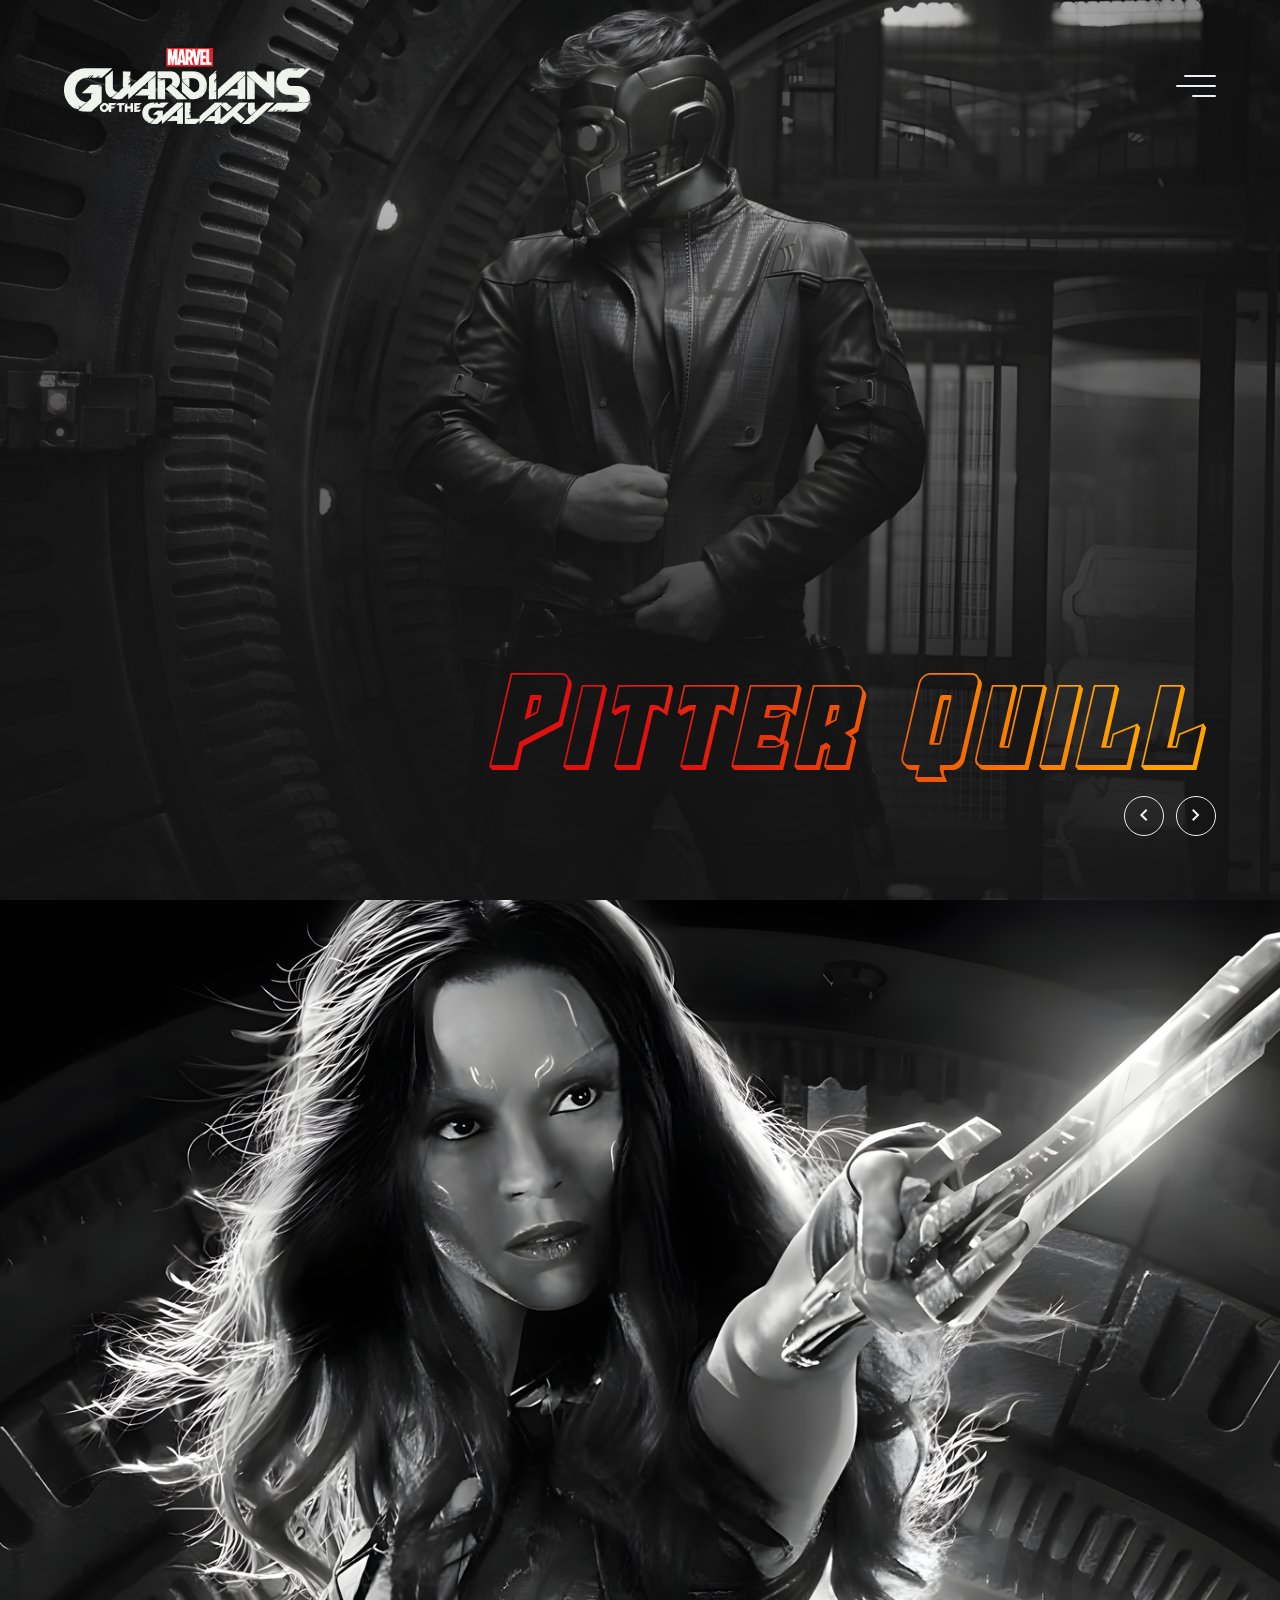
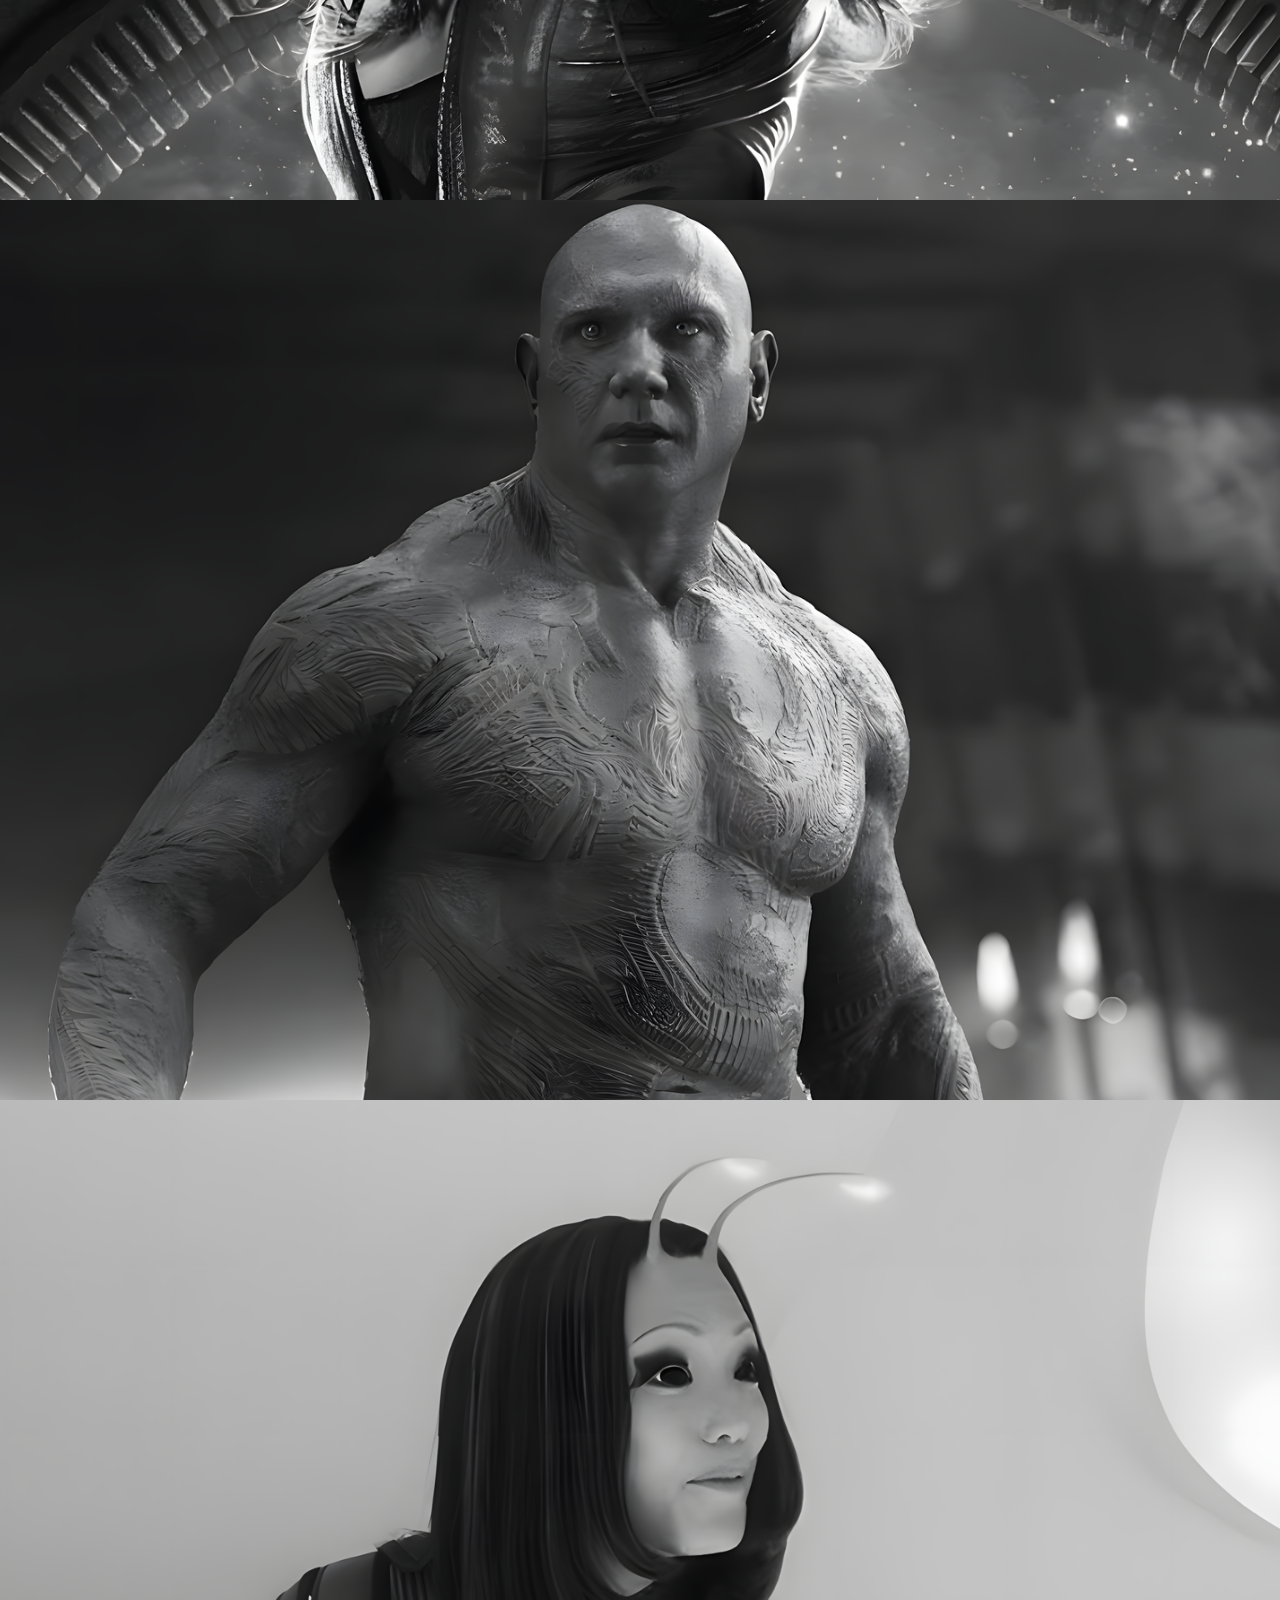
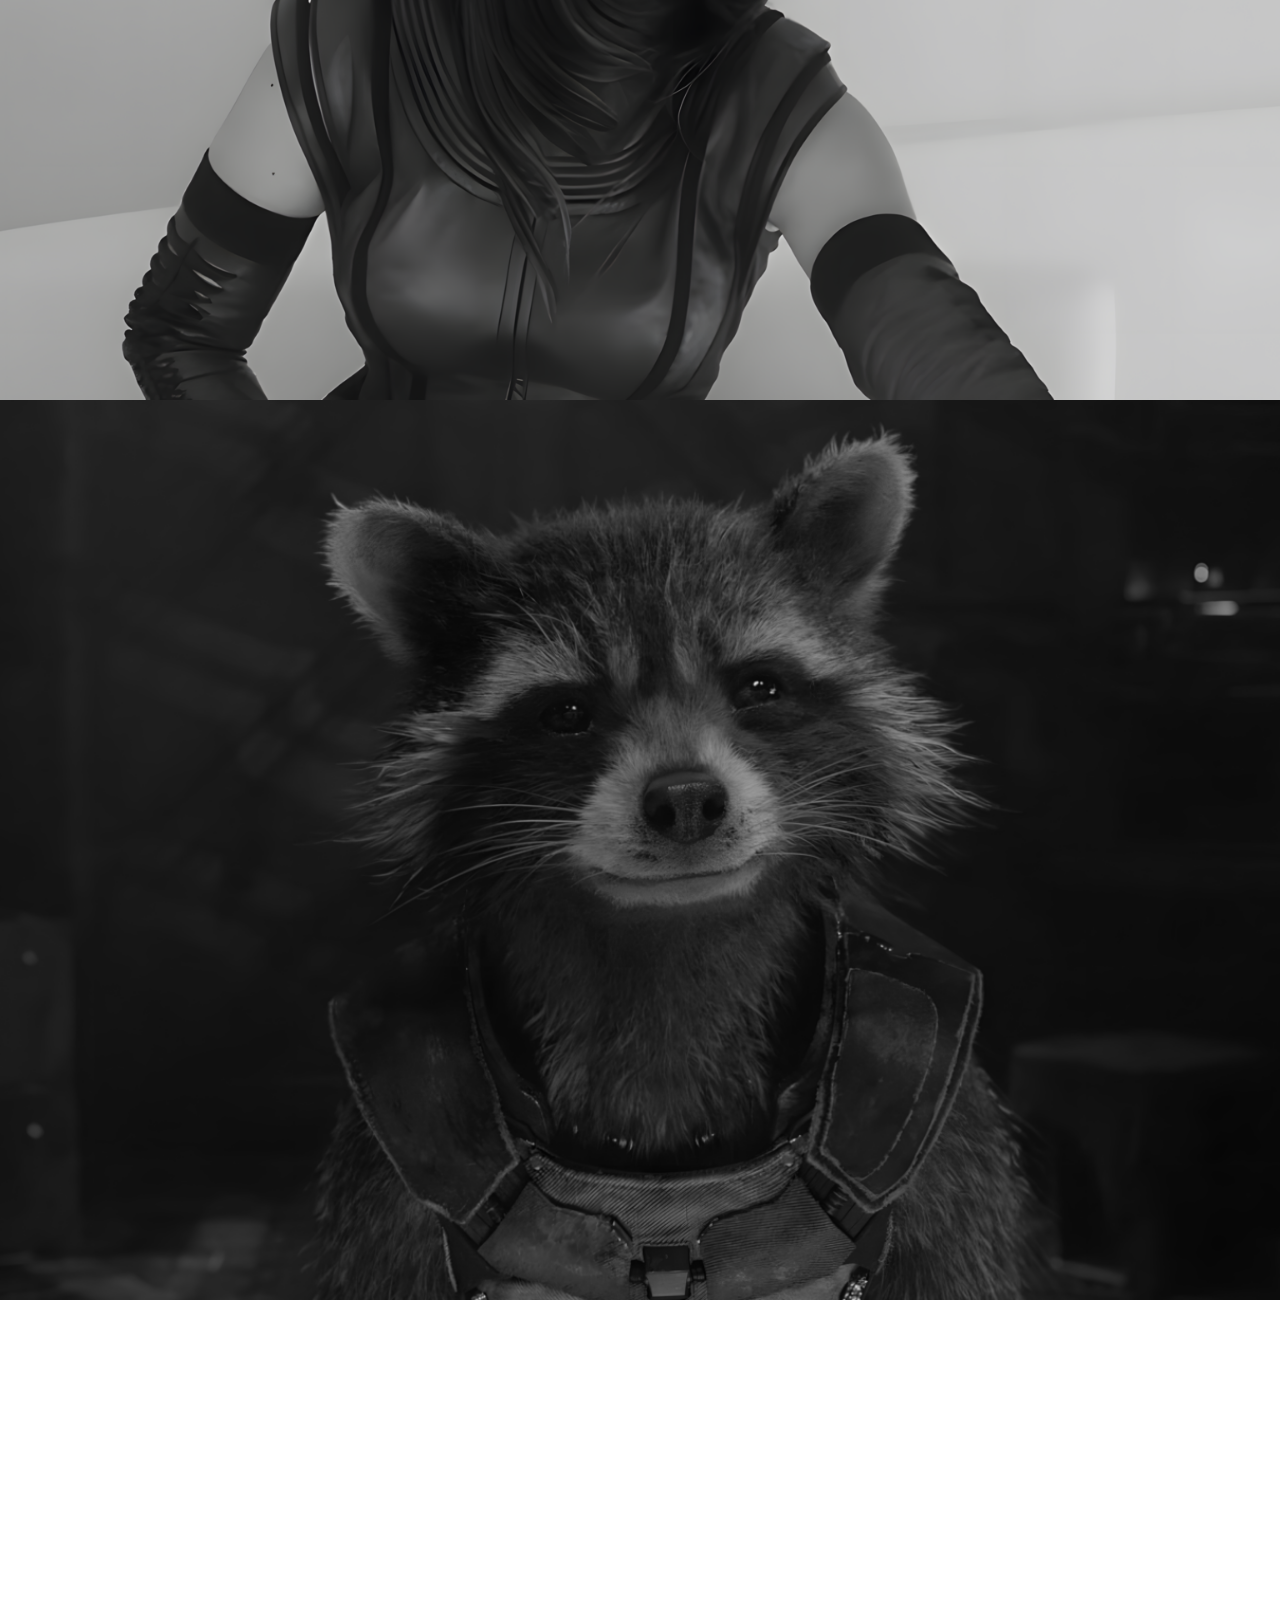
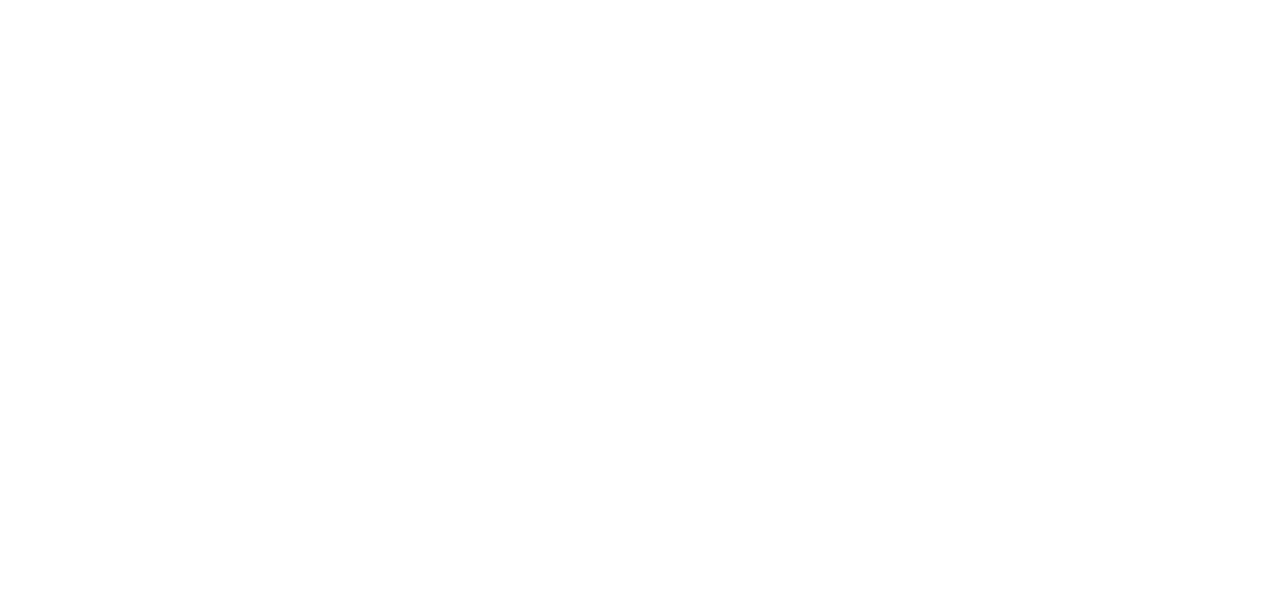
<file: project-gdg-JS/index.html>
<!DOCTYPE html>
<html lang="pt-br">
<head>
  <meta charset="UTF-8">
  <meta name="viewport" content="width=device-width, initial-scale=1.0">
  <title>Guardiões da Galáxia</title>
  <link rel="icon" type="image/x-icon" href="./assets/favicon.ico">
  <link rel="stylesheet" href="./styles/global.css">
  <link rel="preconnect" href="https://fonts.gstatic.com">
  <link href="https://fonts.googleapis.com/css2?family=Rubik:wght@700&display=swap" rel="stylesheet">
</head>
<body>

  <div class="background">
    <div id="images">
      <img src="assets/members/peter-quill.png">
      <img src="assets/members/gamora.png" loading="lazy">
      <img src="assets/members/drax.png" loading="lazy">
      <img src="assets/members/mantis.png" loading="lazy">
      <img src="assets/members/rocket.png" loading="lazy">
      <img src="assets/members/groot.png" loading="lazy">
    </div>
  </div>

  <div class="app">
    <header>

      <img src="assets/logo.png">

      <button type="button" id="menu" onclick="changeMenu();" >
        <span></span>
        <span></span>
        <span></span>
      </button>

      <nav id="navigation">
        <strong>Personagens</strong>
        <div>
          <button type="button" onclick="setMember(0)">
            <img src="assets/members/card-peter-quill.png">
          </button>
          <button type="button" onclick="setMember(1)">
            <img src="assets/members/card-gamora.png">
          </button>
          <button type="button" onclick="setMember(2)">
            <img src="assets/members/card-drax.png">
          </button>
          <button type="button" onclick="setMember(3)">
            <img src="assets/members/card-mantis.png">
          </button>
          <button type="button" onclick="setMember(4)">
            <img src="assets/members/card-rocket.png">
          </button>
          <button type="button" onclick="setMember(5)">
            <img src="assets/members/card-groot.png">
          </button>
        </div>
      </nav>

    </header>

    <main>

      <h1 id="memberName" class="pitter" data-value="Pitter Quill">Pitter Quill</h1>

      <div>
        <button type="button" onclick="navigationMember(-1)">
          <svg xmlns="http://www.w3.org/2000/svg" width="24" height="24" viewBox="0 0 24 24"><path fill="currentColor" d="M15.41 16.59L10.83 12l4.58-4.59L14 6l-6 6l6 6l1.41-1.41z"/></svg>
        </button>
        <button type="button" onclick="navigationMember(1)">
          <svg xmlns="http://www.w3.org/2000/svg" width="24" height="24" viewBox="0 0 24 24"><path fill="currentColor" d="M9.4 18L8 16.6l4.6-4.6L8 7.4L9.4 6l6 6l-6 6Z"/></svg>
        </button>
      </div>
    </main>

  </div>

  

  <script src="./script/index.js"></script>
  <script src="./script/changeName.js"></script>
</body>
</html>
</file>
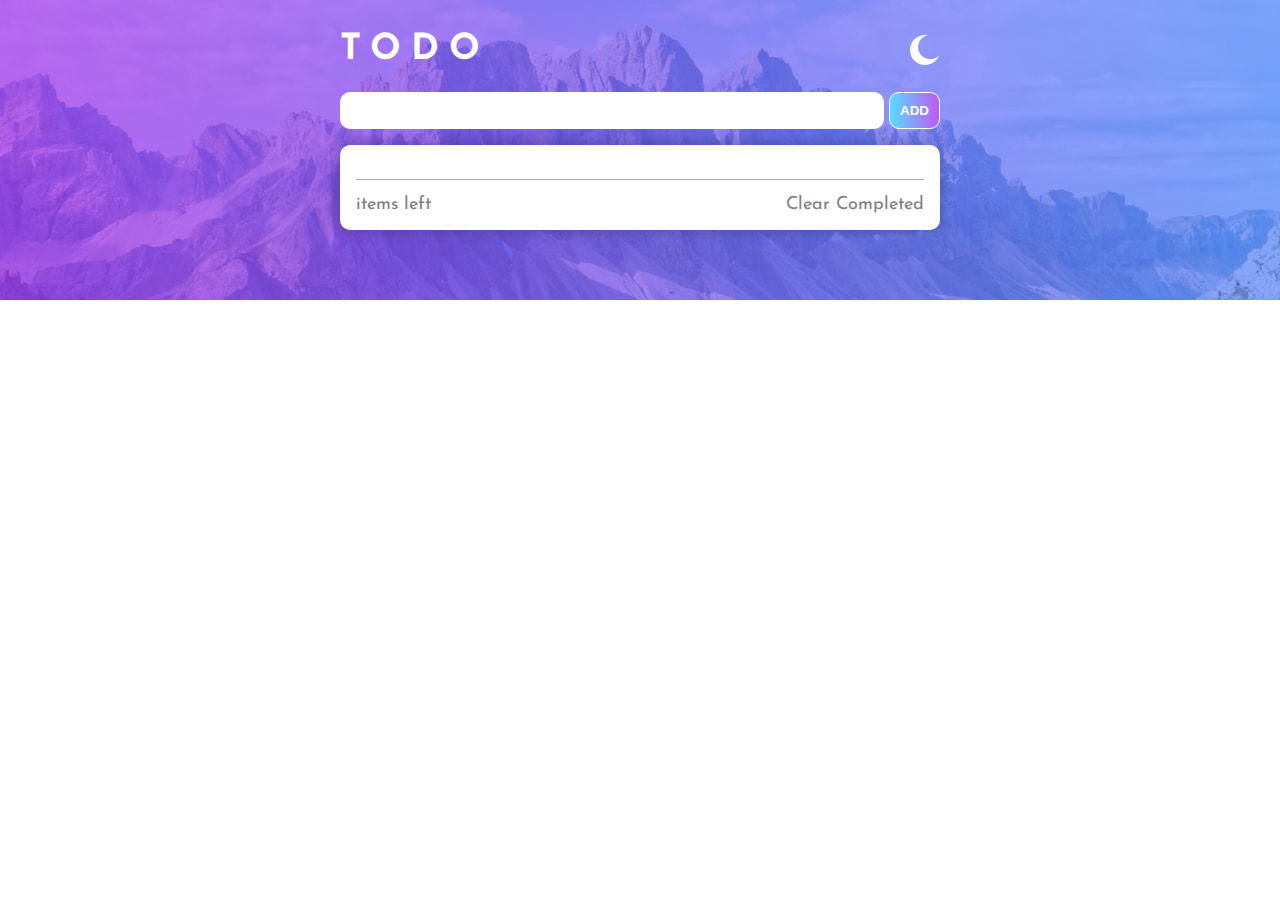
<file: Todo-app-JS/index.html>
<!DOCTYPE html>
<html lang="pt-br">
<head>
  <meta charset="UTF-8">
  <meta name="viewport" content="width=device-width, initial-scale=1.0">
  <link rel="icon" type="image/png" sizes="32x32" href="./images/favicon-32x32.png">
  <title>Frontend Mentor | Todo app</title>
  <link rel="stylesheet" href="style.css">
</head>
<body>

  <div class="container" id="central">
    <div class="content">
      <div class="title d-flex mb-4 align-items-center">
        <h1>Todo</h1>
      
        <div id="darkThemeIcon"></div>
      </div>
      <div class="addTask">
        <input type="text" class="form-control" id="myInput">
        <button type="button" class="btn btn-primary" id="addTaskBtn">Add</button>
      </div>
      <div class="items" id="divList">
        <ul id="myList">
          <!-- <li>task 1</li>
          <li>TASK 1</li>
          <li>TASK 1</li>
          <li>TASK 1</li> -->
        </ul>
        <div class="counters">
          <div>
            <a href="#"><span id="counter"></span> items left</a>
          </div>
          <div>
            <a href="#" id="clearCompleted">Clear Completed</a>
          </div>
        </div>
      </div>
    </div>

    

  </div>


  <script src="index.js"></script>
  <script src="https://cdn.jsdelivr.net/npm/bootstrap@5.3.3/dist/js/bootstrap.bundle.min.js"></script>
</body>
</html>
</file>
<file: bookmark-page-JS/style.css>
@charset "UTF-8";

@import url('https://fonts.googleapis.com/css2?family=Rubik:ital,wght@0,300..900;1,300..900&display=swap');

:root {
    --color-softblue: hsl(231, 69%, 60%);
    --color-softred: hsl(0, 94%, 66%);
    --color-grayshblue: hsl(229, 8%, 60%);
    --color-darkblue: hsl(229, 31%, 21%);

    --fs-standard: 18px;

    --fw-normal: 400;
    --fw-bold: 500;

    --font-Rubik: "Rubik", sans-serif;
}

img, picture, video, canvas, svg {
    display: block;
    max-width: 100%;
}
 
* {
    margin: 0px;
    box-sizing: border-box;
    font-family: var(--font-Rubik);
    font-size: var(--fs-standard);
    font-weight: var(--fw-normal);
}
 
html, body {
    height: 100%;
}
 
input, button, textarea, select {
    font: inherit;
}
 
p, h1, h2, h3, h4, h5, h6 {
    overflow-wrap: break-word;
}

.mobile-hides {
    display: none;
}

.tab-hides {
    height: 0;
    overflow: hidden;
}

.show-tabs{
    height: auto;
    overflow: visible;
}

body{
    width: 100vw;
}


.centerAlign {
    display: block;
    margin: auto;
}
/*-----------MOBILE MENU----------*/

.mobile-menu{
    padding: 1rem;
    background-color: hsl(229, 31%, 21%, 0.9);
    position: fixed;
    right: 0;
    left: 0;
    top: 0;
    bottom: 0;
    z-index: 3;
    width: 100vw;
    transition: all .5s;
}

.hide-menu{
    left: 100%;
    overflow: hidden;
}

.show-menu {
    left: 0;
    overflow: visible;
}

.logo-menu{
    display: flex;
    justify-content: space-between;
    align-items: center;
}

.links{
    margin-top: 2.5rem;
    display: flex;
    flex-direction: column;  
    align-items: center;
    gap: 1.5rem; 
}

.nav-links-mobile{
    padding-top: 20px;
    color: white;
    text-decoration: none;
    text-transform: uppercase;
    font-size: 1.5rem;
    position: relative;
}

.nav-links-mobile::before{
    content: "";
    position: absolute;
    width: 25rem;
    height: 1px;
    background-color: var(--color-grayshblue);
    top: 0;
    left: -8rem;
}

.btn-mobile-menu{
    text-transform: uppercase;
    font-weight: var(--fw-bold);
    color: white;
    text-decoration: none;
    border: 2px solid white;
    font-size: 1.5rem;
    width: 100%;
    margin: auto;
    padding: 5px 20px;
    text-align: center;
    border-radius: 10px;
    letter-spacing: 3px;
}

/*----------HEADER-------------*/

header{
    padding: 1rem;
    display: flex;
    justify-content: space-between;
    align-items: center;
    margin-bottom: 2.5rem;
    position: relative;
}

#hamburger{
    cursor: pointer;
}

/*----------MAIN-------------*/

.hoverbtn{
    transition: all .5s;
}

.hoverbtn:hover {
    background-color: white;
    color: var(--color-darkblue);
}

main {
    padding: .5rem;
}

.simple-bookmark{
    display: flex;
    flex-direction: column;
    text-align: center;
    gap: 1.5rem;
    margin-bottom: 5rem;
}

.bookmark-img{
    order: -1;
    position: relative;
    overflow: hidden;
}

.bg {
    width: 400px;
    height: 160px;
    background-color: var(--color-softblue);
    border-top-left-radius: 100px;
    border-bottom-left-radius: 100px;
    position: absolute;
    z-index: -1;
    bottom: 0;
    right: -7rem;
}

h1{
    font-size: 1.6rem;
    font-weight: var(--fw-bold);
    color: var(--color-darkblue);
    margin-bottom: 0.8rem;
}

.geral{
    color: var(--color-grayshblue);
    line-height: 1.5;
    font-size: 16px;
}

.mybuttons{
    margin-top: 1rem;
    display: flex;
    gap: 10px;
    align-items: center;
    justify-content: center;
}

.btn {
    font-weight: var(--fw-bold);
    cursor: pointer;
    font-size: 16px;
    border: none;
    background-color: var(--color-softblue);
    padding: 10px;
    border-radius: 5px;
    box-shadow: 0px 0px 10px rgba(0, 0, 0, 0.349);
    color: white;
}

.btn-firefox{
    background-color: white;
    color: black;
}

/*----------features------------*/

h2{
    text-align: center;
    font-weight: var(--fw-bold);
    color: var(--color-darkblue);
    margin-bottom: .5rem;
}

.features{
    margin-bottom: 5rem;
}

.features-info{
    text-align: center;
    margin-bottom: 1.5rem;
}

.btn-tabs{
    background-color: white;
    box-shadow: none;
    color: var(--color-darkblue);
    border-top: 1px solid var(--color-grayshblue);
    border-radius: 0px;
    padding: 14px;
}

.indicators{
    display: flex;
    flex-direction: column;
    margin-bottom: 1.5rem;
}

.img-tab{
    margin: auto;
    width: 90%;
    position: relative;
}

.fluid-content{
    text-align: center;
}

.p-tab{
    margin-bottom: 1rem;
}

.bg-tab{
    width: 400px;
    height: 160px;
    background-color: var(--color-softblue);
    border-top-right-radius: 100px;
    border-bottom-right-radius: 100px;
    position: absolute;
    z-index: -1;
    bottom: -1.5rem;
    left: -8rem;
}

.tab-content{
    margin-top: 2rem;
}

.extensions-content{
    text-align: center;
    margin-bottom: 3rem;
}

.cards{
    display: flex;
    flex-direction: column;
    align-items: center;
    justify-content: center;
    gap: 2rem;
    margin-bottom: 5rem;
}

.card{
    display: flex;
    flex-direction: column;
    align-items: center;
    padding: 2rem;
    text-align: center;
    box-shadow: 0px 0px 15px rgba(0, 0, 0, 0.274);
    border-radius: 15px;
    position: relative;
}

.card::before {
    content: "";
    position: absolute;
    width: 15rem;
    height: 3px;
    background-image: url(images/bg-dots.svg);
    bottom: 5rem;
    left: 0rem;
}

h3{
    margin-top: 2rem;
    font-weight: var(--fw-bold);
    color: var(--color-darkblue);
}

.btn-card{
    margin-top: 2rem;
}

/*----------------askedQuestions------------------*/

.askedQuestions{
    margin-bottom: 5rem;
}

.asked-content{
    text-align: center;
    margin-bottom: 5rem;
}

.accordion{
    margin-bottom: 2rem;
}

.accgeral{
    margin-bottom: 1rem;
}

.accHeader {
    cursor: pointer;
    width: 100%;
    background-color: white;
    border: none;
    border-bottom: 1px solid var(--color-grayshblue);
    padding: 10px;

    display: flex;
    align-items: center;
    justify-content: space-between;
}

.accordionTitle{
    font-size: 14px;
}

.answer{
    height: 0;
    overflow: hidden;
    opacity: 0;
    transition: all .5s;
}

.showAcc{
    height: auto;
    overflow: visible;
    opacity: 1;
}

.accp{
    line-height: 1.5;
    color: var(--color-grayshblue);
    padding: 20px;
    font-size: 16px;
}

/*-----------FOOTER-----------*/

footer{
    background-color: var(--color-softblue);
    color: white;
    
    text-align: center;
}

.stay-up{
    margin-bottom: 2.5rem;
    padding: 1rem;
}

.already{
    font-size: 13px;
    letter-spacing: 3px;
    margin-bottom: .8rem;
}

.destaque{
    font-weight: var(--fw-bold);
    margin-bottom: 1rem;
}

#myInput{
    padding: 8px;
    border-radius: 5px;
    border: 1px solid var(--color-grayshblue);
    margin-bottom: 10px;
    width: 100%;
}

#myInput::placeholder{
    color: var(--color-grayshblue);
}

.contactBtn{
    width: 100%;
    background-color: var(--color-softred);
    color: white;
    border: none;
    padding: 8px;
    border-radius: 5px;
    cursor: pointer;
}

.bookMarkFooter{
    background-color: var(--color-darkblue);
    padding: 1rem;
}

.footer-links{
    color: white;
    text-decoration: none;
}

.logo-footer{
    display: flex;
    flex-direction: column;
    align-items: center;
    justify-content: center;
    gap: 1rem;
}

.icons{
    margin-top: 1.8rem;
    display: flex;
    align-items: center;
    justify-content: center;
    gap: 20px;
    margin-bottom: 2rem;
}

/*----------MEDIA QUERY-----------*/

@media (min-width: 620px) {
    .geral{
        max-width: 450px;
        margin: auto;
    }

    .bg{
        width: 400px;
        height: 260px;
        bottom: 0;
        right: -4rem;
    }

    .bookmark-img img {
        margin: auto;
    }

    .bg-tab{
        height: 260px;
        bottom: -2rem;
        left: -3rem;
    }
    
    .img-tab img {
        margin: auto;
    }

    .contactUS{
        max-width: 500px;
        margin: auto;
    }
}

@media (min-width: 1200px) {
    h1{
        font-size: 2.5rem;
        max-width: 450px;
    }

    .showAcc{
        height: 120px;
    }

    .leftAlign{
        text-align: left;
    }

    .desktop-hides{
        display: none;
    }

    .mobile-hides{
        display: block;
    }

    header {
        padding-right: 10rem;
        padding-left: 10rem;
    }

    .btn-header{
        color: white;
        background-color: var(--color-softred);
        text-decoration: none;
        padding: 10px 20px;
        border-radius: 10px;
        box-shadow: 0px 0px 10px hsla(0, 0%, 0%, 0.253);
        border: 1px solid var(--color-softred);
        transition: all .5s;
    }

    .btn-header:hover {
        border: 1px solid var(--color-softred);
        background-color: white;
        color: var(--color-softred);
    }

    .nav-links {
        color: var(--color-darkblue);
        text-decoration: none;
        margin-right: 1.5rem;
    }

    .simple-bookmark{
        flex-direction: row;
        justify-content: center;
        align-items: center;
    }

    .bookmark-img{
        order: 1;
    }

    .bg{
        right: -9rem;
        max-width: 500px;
        height: 300px;
    }

    .mybuttons{
        display: block;
        margin-right: 0;
    }

    .indicators{
        flex-direction: row;
        justify-content: center;
        gap: 3rem;
    }

    .btn-tabs{
        border: none;
        border-bottom: 1px solid var(--color-grayshblue);
        transition: all .5s;
    }

    .btn-tabs:hover {
        border-bottom: 1px solid var(--color-softred);
    }

    .img-tab {
        width: 50%;
        margin: 0px;
    }

    .gtab{
        display: flex;
        align-items: center;
        justify-content: center;
        margin: auto;
    }

    .bg-tab{
        left: -10rem;
        max-width: 500px;
        height: 300px;
        bottom: -3.5rem;
    }

    .tab-btn{
        margin-top: 1rem;
    }

    .cards{
        flex-direction: row;
    }

    .firefox{
        margin-bottom: -4rem;
    }

    .opera{
        margin-bottom: -8rem;
    }

    .extensions{
        margin-top: 8rem;
        margin-bottom: 8rem;
    }

    .accordion{
        width: 600px;
        margin: auto;
    }

    .contactUS{
        align-items: center;
        justify-content: center;
        gap: 10px;
    }

    #myInput{
        width: auto;
    }

    .contactBtn{
        width: auto;
    }

    .logo-footer{
        flex-direction: row;
    }

    .stay-up{
        padding: 5rem;
    }

    .bookMarkFooter{
        padding: 2rem;
        display: flex;
        align-items: center;
        justify-content: space-between;
   }
}
</file>
<file: calculator-app-JS/style.css>
@charset "UTF-8";

@import url('https://fonts.googleapis.com/css2?family=League+Spartan:wght@100..900&display=swap');

:root {
    --color-main-background: hsl(222, 26%, 31%);
    --color-second-background: hsl(223, 31%, 20%);
    --color-screen-background: hsl(224, 36%, 15%);
    --color-light-grey: hsl(30, 25%, 89%);
    --color-medium-grey: hsl(28, 16%, 65%);
    --color-red: hsl(6, 63%, 50%);
    --color-dark-red: hsl(6, 70%, 34%);
    --color--blue: hsl(225, 21%, 49%);
    --color-dark-blue: hsl(224, 28%, 35%);
    --color-text: hsl(221, 14%, 31%);

    --font-spartan: "League Spartan", sans-serif;

    --fw-bold: 700;

    --fs-standard: 32px;
}

* {
    font-family: var(--font-spartan);
    font-size: var(--fs-standard);
}

.container {
    height: 100vh;
    display: grid;
    place-content: center;
}

.buttons {
    display: grid;
    grid-template-columns: repeat(4, 1fr);
    gap: 20px;
    background-color: var(--color-second-background);
    padding: 1rem;
    border-radius: 10px;
}

body {
    background-color: var(--color-main-background);
}

.calculator {
    padding: 1rem;
}

button {
    color: var(--color-text);
    background-color: var(--color-light-grey);
    border: none;
    border-bottom: 3px solid var(--color-medium-grey);
    padding: 12px 15px 12px 15px;
    border-radius: 10px;
    cursor: pointer;

    font-weight: var(--fw-bold);
}

#display {
    width: 100%;
    background-color: var(--color-screen-background);
    border: none;
    color: white;
    margin-bottom: 15px;
    border-radius: 10px;
    height: 100px;
}

#resetBtn {
    grid-column: 1/3;
    color: white;
    background-color: var(--color-main-background);
    border-bottom: 3px solid var(--color-dark-blue);
}

#resultBtn {
    grid-column: 3/5;
    background-color: var(--color-red);
    color: white;
    border-bottom: 3px solid var(--color-dark-red);
}

#deleteBtn {
    background-color: var(--color-main-background);
    border-bottom: 3px solid var(--color-dark-blue);
    color: white;
}

p {
    color: white;
    font-weight: var(--fw-bold);
}
</file>
<file: easyBank-JS/style.css>
@charset "UTF-8";

@import url('https://fonts.googleapis.com/css2?family=Public+Sans:ital,wght@0,100..900;1,100..900&display=swap');

:root {
    --color-DarkBlue: hsl(233, 26%, 24%);
    --color-LimeGreen: hsl(136, 65%, 51%);
    --color-BrightCyan: hsl(192, 70%, 51%);
    --color-GrayshBlue: hsl(233, 8%, 62%);
    --color-LightGrayshBlue: hsl(220, 16%, 96%);
    --color-VeryLightGrey: hsl(0, 0%, 98%);
    --color-White: hsl(0, 0%, 100%);

    --font-Sans: "Public Sans", sans-serif;

    --fs-paragraph: 18px;

    --fw-normal: 300;
    --fw-bold: 400;
    --fw-bolder: 700;
}

img, picture, video, canvas, svg {
    display: block;
    max-width: 100%;
}
 
* {
    margin: 0px;
    box-sizing: border-box;
    font-family: var(--font-Sans);
}
 
html, body {
    height: 100%;
}
 
input, button, textarea, select {
    font: inherit;
}
 
p, h1, h2, h3, h4, h5, h6 {
    overflow-wrap: break-word;
}

.geral-margin{
    margin: 1.2rem;
}
/*---------mobile menu------------*/

.logomobile{
    display: flex;
    justify-content: space-between;
    align-items: center;
    padding: 1rem;
    width: 100%;
    background-color: var(--color-White);
    position: fixed;
}

#iconClose{
    cursor: pointer;
}

.mobile-menu{
    opacity: 0;
    z-index: -5;
    pointer-events: none;
    position: relative;
    transition: .5s ease;
}

.mobile-menu.active {
    opacity: 1;
    z-index: 999;
    pointer-events: all;
}

.menu{
    transition: .5s ease;
    top: 4rem;
    left: 5%;
    right: 5%;
    width: 90%;
    background-color: var(--color-White);
    padding: 2rem;
    position: fixed;
    display: flex;
    flex-direction: column;
    gap: 1rem;
    align-items: center;
    justify-content: center;
    font-size: 1.3rem;
}

.menu a{
    text-decoration: none;
    color: black;
}

.menu a:hover{
    color: var(--color-LimeGreen);
}

/*-----hide in mobile-----*/

.navItems{
    display: none;
}

.headerBtn{
    display: none;
}

/*----HEADER-----*/

header {
    padding: 1rem;
    display: flex;
    align-items: center;
    justify-content: space-between;
}

#hamburguer{
    cursor: pointer;
}

/*----MAIN----*/
.geral{
    color: var(--color-GrayshBlue);
    line-height: 1.5;
}

.bg {
    height: 300px;
    width: 100%;
    background-image: url(images/bg-intro-mobile.svg);
    background-repeat: no-repeat;
    background-size: cover;
    order: -1;
    position: relative;
    overflow: hidden;
}

.bg img {
    position: absolute;
    top: -6rem;
}

.nextGeneration{
    display: flex;
    flex-direction: column;
}

.generationText {
    display: flex;
    flex-direction: column;
    gap: 1.5rem;
    text-align: center;
}

h1, h2, .title {
    color: var(--color-DarkBlue);
    font-weight: var(--fw-bold);
}

.btn {
    background-image: linear-gradient(to right, var(--color-LimeGreen), var(--color-BrightCyan));
    border: none;
    color: var(--color-White);
    padding: 10px;
    border-radius: 100px;
    cursor: pointer;
    transition: all .5s;
}

.btn:hover {
    opacity: 0.3;
}

.generationBtn{
    width: 200px;
    margin: auto;
}

/*----why div----*/

.why{
    background-color: var(--color-LightGrayshBlue);
    margin: 0;
    padding: 1.2rem;
    text-align: center;
}

.chooseBank {
    margin-top: 1.5rem;
    margin-bottom: 3.5rem;
}

h2{
    margin-bottom: 1rem;
    font-size: 1.7rem;
}

.card img {
    margin: auto;
}

.card {
    margin-bottom: 1.5rem;
}

.title {
    margin-bottom: 1rem;
    margin-top: 1rem;
}

/*-----articles------*/

.latest {
    margin-top: 3rem;
    margin-bottom: 5rem;
}

.latest h2 {
    text-align: center;
}

.article {
    border-radius: 5px;
    overflow: hidden;
    margin-bottom: 2rem;
    box-shadow: 0px 0px 10px rgba(0, 0, 0, 0.144);
}

.article-content{
    padding: 1.5rem;
}

.credit{
    font-size: 13px;
    color: var(--color-GrayshBlue);
    margin-bottom: 20px;
}

.article-title{
    color: var(--color-DarkBlue);
    margin-bottom: 10px;
    font-size: 20px;
    font-weight: var(--fw-bold);
    cursor: pointer;
}

.article-title:hover{
    color: var(--color-LimeGreen);
}

/*----FOOTER-----*/

footer {
    background-color: var(--color-DarkBlue);
    padding: 2rem;
}

.container-footer{
    display: flex;
    flex-direction: column;
    align-items: center;
    gap: 1rem;
}

.icons{
    margin-top: 1.5rem;
    display: flex;
    gap: 10px;
}

.about, .career{
    display: flex;
    flex-direction: column;
    align-items: center;
    gap: 15px;
}

.about a {
    text-decoration: none;
    color: var(--color-White);
}

.career a {
    text-decoration: none;
    color: var(--color-White);
}

.career a:hover {
    color: var(--color-LimeGreen);
}

.about a:hover{
    color: var(--color-LimeGreen);
}

.request{
    display: flex;
    flex-direction: column;
    align-items: center;
    gap: 1rem;
}

.copy {
    color: var(--color-GrayshBlue);
}

/*-------MEDIA QUERY--------*/

@media (min-width: 550px){
    .article {
        max-width: 500px;
        margin: 3rem auto;
    }

    .card p.geral {
        width: 400px;
        margin: auto;
    }

    .chooseBank p.geral {
        width: 400px;
        margin: auto;
    }
}

@media (min-width: 1200px){
    /*-----hide hamburger/ showmenu*/
    #hamburguer{
        display: none;
    }

    .navItems{
        display: block;
    }

    nav a{
        text-decoration: none;
        color: var(--color-GrayshBlue);
        position: relative;
        transition: all .5s;
    }

    nav a:hover{
        color: black;
    }

    nav a:hover::before{
        content: "";
        width: 3rem;
        height: 3.5px;
        border-radius: 5px;
        background-image: linear-gradient(to right, var(--color-LimeGreen), var(--color-BrightCyan));
        position: absolute;
        bottom: -1.6rem;
        left: 0;
    }

    nav {
        display: flex;
        gap: 1.5rem;
    }

    .headerBtn{
        display: block;
    }
    /*-----HEADER-------*/

    header{
        margin-left: 5rem;
        margin-right: 5rem;
        position: static;
    }
    
    /*------MAIN------*/
    .geral{
        text-align: start;
    }

    h1, h2{
        text-align: start;
    }

    .nextGeneration{
        flex-direction: row;
        background-color: var(--color-VeryLightGrey);
        align-items: center;
    }

    .generationText{
        padding-left: 5rem;
    }

    .generationBtn{
        margin: 0;
    }

    h1{
        font-size: 2.7rem;
    }

    .bg{
        order: 0;
        background-image: url(images/bg-intro-desktop.svg);
        background-size: 150%;
        background-position: bottom left;
        height: 600px;
        overflow: hidden;
    }

    .bg img {
        top: -8rem;
    }

    .why{
        padding-bottom: 3rem;
    }

    .chooseBank{
        padding-left: 4.3rem;
    }

    .chooseBank p.geral {
        margin: 0;
    }

    .card{
        max-width: 300px;
        height: 219px;
    }

    .card p.geral {
        width: auto;
    }

    .flex-content{
        display: flex;
        align-items: center;
        justify-content: center;
        flex-direction: row;
        gap: 25px;
    }

    .latest{
        padding-left: 5rem;
        padding-right: 5rem;
    }

    .article{
        height: 461px;
    }

    .article img {
        height: 220px;
    }

    footer{
        padding-left: 5rem;
    }

    .container-footer{
        display: grid;
        grid-template-columns: 1fr 1fr 1fr 2fr;
    }

}
</file>
<file: insure-landing-JS/style.css>
@charset "UTF-8";

@import url('https://fonts.googleapis.com/css2?family=Alata&family=Barlow+Condensed:ital,wght@0,100;0,200;0,300;0,400;0,500;0,600;0,700;0,800;0,900;1,100;1,200;1,300;1,400;1,500;1,600;1,700;1,800;1,900&family=Barlow:ital,wght@0,100;0,200;0,300;0,400;0,500;0,600;0,700;0,800;0,900;1,100;1,200;1,300;1,400;1,500;1,600;1,700;1,800;1,900&family=DM+Serif+Display:ital@0;1&family=Josefin+Sans:ital,wght@0,100..700;1,100..700&family=League+Spartan:wght@100..900&display=swap');

@import url('https://fonts.googleapis.com/css2?family=Alata&family=Barlow+Condensed:ital,wght@0,100;0,200;0,300;0,400;0,500;0,600;0,700;0,800;0,900;1,100;1,200;1,300;1,400;1,500;1,600;1,700;1,800;1,900&family=Barlow:ital,wght@0,100;0,200;0,300;0,400;0,500;0,600;0,700;0,800;0,900;1,100;1,200;1,300;1,400;1,500;1,600;1,700;1,800;1,900&family=DM+Serif+Display:ital@0;1&family=Josefin+Sans:ital,wght@0,100..700;1,100..700&family=Karla:ital,wght@0,200..800;1,200..800&family=League+Spartan:wght@100..900&display=swap');

:root {
    --color-violet: hsl(256, 26%, 20%);
    --color-dark-violet: hsl(270, 9%, 17%);
    --color-graysh-violet: hsl(273, 4%, 51%);
    --color-light-grey: hsl(0, 0%, 98%);
    --color-grey-blue: hsl(216, 30%, 68%);

    --fs-standard: 16px;

    --font-headings: "DM Serif Display", serif;
    --font-body: "Karla", sans-serif;

    --fw-heading: 400;
    --fw-body-normal: 400;
    --fw-body-bold: 700;
}

img, picture, video, canvas, svg {
    display: block;
    max-width: 100%;
}
 
* {
    margin: 0px;
    box-sizing: border-box;
    font-family: var(--font-body);
}
 
html, body {
    height: 100%;
}
 
input, button, textarea, select {
    font: inherit;
}
 
p, h1, h2, h3, h4, h5, h6 {
    overflow-wrap: break-word;
}

h1, h2, h3, h4, h5, h6 {
    font-family: var(--font-headings);
    font-weight: var(--fw-heading);
}

/* ---------MENU MOBILE--------- */

#icon-menu {
    cursor: pointer;
}

#icon-close {
    cursor: pointer;
}

body {
    position: relative;
}

#logo-menu-mobile {
    height: 20px;
}

.menu-mobile {
    position: fixed;
    z-index: 99999;

    background-color: var(--color-dark-violet);

    right: 0;
    left: 0;
    top: 100%;
    bottom: 0;

    transition: .5s ease-in-out;
}

.openMenu {
    top: 0;
}

.logo-mobile {
    display: flex;
    background-color: white;
    justify-content: space-between;
    padding: 1.5rem;
}

.mobile-links {
    display: flex;
    flex-direction: column;
    align-items: center;
    justify-content: center;
    gap: 1.5rem;
    padding: 2rem;
}

.mobile-links a{
    text-decoration: none;
    color: white;
    text-transform: uppercase;
    font-weight: var(--fw-body-bold);
    font-size: 1.8rem;
}

.menu-btn {
    background-color: var(--color-dark-violet);
    color: white;
    text-transform: uppercase;
    border: 2px solid white;
    padding: 8px 12px;
    font-size: 1.5rem;
    letter-spacing: 3px;
    cursor: pointer;
    transition: 1s;   
}

.menu-btn:hover {
    background-color: white;
    color: var(--color-dark-violet);
}

/*------HIDE MOBILE-------*/

nav {
    display: none;
}

/* --------HEADER-------- */

.header-top {
    padding: 1.5rem;

    display: flex;
    align-items: center;
    justify-content: space-between;
}

.hero {
    display: grid;
}

.main-hero-img {
    order: -1;
}

.main-hero-img img {
    width: 100%;
}

.info-hero {
    background-color: var(--color-violet);
    color: white;
    padding: 2rem 1rem;
    text-align: center;
    line-height: 1.5;

    position: relative;
}

.btn {
    background-color: var(--color-violet);
    color: white;
    border: 2px solid white;
    text-transform: uppercase;
    padding: 10px 15px;
    margin: 1rem;
    letter-spacing: 3px;
    cursor: pointer;
    transition: 1s;
}

.btn:hover {
    background-color: white;
    color: var(--color-violet);
}

.position-class {
    position: absolute;
}

.pattern-left {
    top: 0;
    left: 0;
}

.pattern-right {
    bottom: -11rem;
    right: 0;
}

/* ----------MAIN----------- */

.container {
    margin-top: 8rem;
    margin-bottom: 8rem;
    text-align: center;
    padding: 1.5rem;

    position: relative;
}

.container::before {
    position: absolute;
    content: "";
    width: 8rem;
    height: 1px;
    background-color: var(--color-grey-blue);

    top: 0;
    left: 33%;
}

.balls {
    margin: 2rem auto;
}

h3 {
    font-weight: var(--fw-body-normal);
    font-size: 1.5rem;
}

.find-out {
    background-color: var(--color-violet);
    color: white;
    padding: 2rem;

    position: relative;
    overflow: hidden;
}

.btn-work {
    padding: 5px 10px;
}

.pattern-right2 {
    top: -6rem;
    right: 0.2rem;
}

/* --------FOOTER-------- */

footer {
    text-align: center;
    padding-bottom: 3rem;
}

.logoF {
    display: grid;
    place-content: center;
}

.social-icons {
    display: flex;
    gap: 1rem;
    margin: 1.5rem;
    align-items: center;
    justify-content: center;
}

.destaque {
    margin: 1.5rem 0rem;
    color: var(--color-graysh-violet);
    font-weight: var(--fw-body-bold);
    text-transform: uppercase;
}

.list {
    list-style: none;
    padding: 0px;
}

.list li {
    text-transform: uppercase;
    font-weight: var(--fw-body-bold);
    padding: 0.5rem;
}

/* ----------MEDIA QUERY---------- */

@media (min-width: 600px) {
    
    .main-hero-img {
        order: 1;
        display: block;
        width: 350px;
        margin: 1rem auto;

        right: 4rem;
        bottom: 10rem;
    }

    .info-hero {
        text-align: left;
        padding: 8rem 2rem;
    }

    .info-text {
        width: 500px;
    }

    h1 {
        font-size: 3rem;
    }

    #btn-hero {
        margin-left: 0px;
    }

    .container {
        width: 500px;
        margin: auto;
    }

    .find-out {
        margin: 1.5rem;
    }
}

@media (min-width: 1200px) {
    /*------HIDE DESKTOP-------*/

    #icon-menu {
        display: none;
    }

    nav {
        display: flex;
        gap: 1rem;
    }

    /* ---------HEADER--------- */

    nav a {
        text-decoration: none;
        color: var(--color-violet);
        text-transform: uppercase;
        margin-right: .5rem;
    }

    .main-hero-img {
        order: 1;
        position: absolute;
        display: block;
        width: 450px;

        right: 10rem;
        bottom: -1rem;
    }

    .info-hero {
        position: relative;
        text-align: left;
        padding: 8rem 5rem;
    }

    .info-text {
        width: 500px;
    }

    h1 {
        font-size: 3rem;
    }

    #btn-hero {
        margin-left: 0px;
    }

    /* ----------MAIN---------- */

    .container {
        text-align: left;
        padding: 10rem;

        width: auto;
        margin: auto;
    }

    .balls {
        margin: 2rem 0rem;
    }

    .grid-content {
        display: grid;
        grid-template-columns: repeat(3, 1fr);
        gap: 1rem;
        margin-bottom: 5rem;
    }

    .div-grid {
        margin: 5rem 0rem;
    }

    .div-grid p {
        line-height: 1.5;
        margin-top: 1rem;
    }

    .find-out {
        display: flex;
        align-items: center;
        justify-content: space-between;
    }

    .find-out h2 {
        font-size: 2.5rem;
        width: 400px;
    }

    /* ----------FOOTER----------- */

    footer {
        padding: 0rem 10rem;
    }

    .logo-footer {
        
        display: flex;
        align-items: center;
        justify-content: space-between;
    }

    .grid-footer {
        display: grid;
        grid-template-columns: repeat(4, 1fr);
    }

    p.destaque {
        text-align: left;
    }

    .list li {
        text-align: left;
    }

}
</file>
<file: landing-page/style.css>
@charset "UTF-8";

@import url('https://fonts.googleapis.com/css2?family=Open+Sans:ital,wght@0,300..800;1,300..800&family=Poppins:ital,wght@0,100;0,200;0,300;0,400;0,500;0,600;0,700;0,800;0,900;1,100;1,200;1,300;1,400;1,500;1,600;1,700;1,800;1,900&family=Raleway:ital,wght@0,100..900;1,100..900&display=swap');

@import url('https://fonts.googleapis.com/css2?family=Open+Sans:ital,wght@0,300..800;1,300..800&family=Poppins:ital,wght@0,100;0,200;0,300;0,400;0,500;0,600;0,700;0,800;0,900;1,100;1,200;1,300;1,400;1,500;1,600;1,700;1,800;1,900&family=Raleway:ital,wght@0,100..900;1,100..900&display=swap');

:root{
    --color-pink: hsl(322, 100%, 66%);
    --color-light-pink: hsl(321, 100%, 78%);
    --color-light-red: hsl(0, 100%, 63%);
    --color-verydark-cyan: hsl(192, 100%, 9%);
    --color-verypale-blue: hsl(207, 100%, 98%);

    --fw-heading: 700;
    --fw-body-normal: 400;
    --fw-body-bold: 600;
    --fw-body-bolder: 700;

    --font-Poppins-headings: "Poppins", sans-serif;
    --font-OpenSans-body: "Open Sans", sans-serif;
}


body {
    font-family: var(--font-OpenSans-body);
    font-weight: var(--fw-body-normal);
}

.container-fluid {
    padding: 0;
}

/* --------------NAVBAR---------------- */

#ulHeader{
    margin-left: auto;
}

#HeaderBtn {
    color: var(--color-pink);
    border: 1px solid var(--color-pink);
    border-radius: 100px;
    width: 140px;
}

/* --------------BUILD COMMUNITY SECTION---------------- */

h1{
    font-family: var(--font-Poppins-headings);
    font-weight: var(--fw-heading);
}

p{
    color: var(--color-verydark-cyan);
    font-weight: var(--fw-body-bold);
}

p.num {
    font-size: 3.5rem;
    font-weight: var(--fw-heading);
}

#communityP{
    max-width: 500px;
}

#btn-geral{
    background-color: var(--color-pink);
    color: white;
    width: 230px;
    transition: .5s;
}

#btn-geral:hover{
    background-color: var(--color-light-pink);
}

.community-imgs{
    margin-left: -5rem;
}

/* --------------GRID SECTION---------------- */

#grow-div, #your-users{
    background: var(--color-verypale-blue);
}

h2{
    font-weight: var(--fw-heading);
    color: var(--color-verydark-cyan);
    font-size: 2rem;
}

.grid-item{
    padding-left: 5.5rem;
    padding-right: 5.5rem;
}

#ready-section{
    margin-top: 10rem;
    margin-bottom: 10rem;
}

/* --------------FOOTER SECTION---------------- */

h3{
    color: white;
    font-size: 1.3rem;
    text-transform: uppercase;
}

#content-footer{
    background-color: var(--color-verydark-cyan);
    padding-top: 5rem;
    padding-right: 2rem;
    padding-left: 2rem;
    padding-bottom: 4rem;
}

.footerP{
    color: white;
    max-width: 400px;
    line-height: 1.8;
}

.icons-geral {
    width: 20px;
    height: 20px;
    margin-right: 10px;
}

#footer button {
    margin-left: 15px;
}


@media (max-width: 600px) {
    .grid-item{
        padding-left: 0.5rem;
        padding-right: 0.5rem;
    }

    #nav-geral{
        align-items: center;
        justify-content: center;
    }

    #grid-section-geral{
        text-align: center;
    }

}
</file>
<file: loopstudios-JS/style.css>
@charset "UTF-8";

@import url('https://fonts.googleapis.com/css2?family=Alata&family=Barlow+Condensed:ital,wght@0,100;0,200;0,300;0,400;0,500;0,600;0,700;0,800;0,900;1,100;1,200;1,300;1,400;1,500;1,600;1,700;1,800;1,900&family=Barlow:ital,wght@0,100;0,200;0,300;0,400;0,500;0,600;0,700;0,800;0,900;1,100;1,200;1,300;1,400;1,500;1,600;1,700;1,800;1,900&family=League+Spartan:wght@100..900&display=swap');

@import url('https://fonts.googleapis.com/css2?family=Alata&family=Barlow+Condensed:ital,wght@0,100;0,200;0,300;0,400;0,500;0,600;0,700;0,800;0,900;1,100;1,200;1,300;1,400;1,500;1,600;1,700;1,800;1,900&family=Barlow:ital,wght@0,100;0,200;0,300;0,400;0,500;0,600;0,700;0,800;0,900;1,100;1,200;1,300;1,400;1,500;1,600;1,700;1,800;1,900&family=Josefin+Sans:ital,wght@0,100..700;1,100..700&family=League+Spartan:wght@100..900&display=swap');

:root {
    --color-white: hsl(0, 0%, 100%);
    --color-black: hsl(0, 0%, 0%);
    --color-grey: hsl(0, 0%, 55%);
    --color-dark-grey: hsl(0, 0%, 41%);

    --fs-standard: 15px;

    --font-alata: "Alata", sans-serif;
    --font-josefin: "Josefin Sans", sans-serif;

    --fw-normal: 300;
    --fw-bold: 400;
}

img, picture, video, canvas, svg {
    display: block;
    max-width: 100%;
}
 
* {
    margin: 0px;
    box-sizing: border-box;
    font-family: var(--font-alata);
}
 
html, body {
    height: 100%;
}
 
input, button, textarea, select {
    font: inherit;
}
 
p, h1, h2, h3, h4, h5, h6 {
    overflow-wrap: break-word;
}

a {
    text-decoration: none;
}
/*-------MOBILE-------*/

nav {
    display: none;
}

#desk-button {
    display: none;
}

.hide {
    display: none;
}

@keyframes fadeout {
    from {opacity: 1;}
    to {opacity: 0;}
    100% {right: 100%; left:0px; top: 0px; bottom: 0px;}
    0%{right: 0px;left: 0px; top: 0px; bottom: 0px;}
}

@keyframes fade {
    from {opacity: .5;}
    to {opacity: 1;}
    100% {right: 0px; top: 0px; bottom: 0px;}
    0%{right: 100%;left: 0px; top: 0px; bottom: 0px;}
}


.mobile-menu {
    animation-name: fade;
    animation-duration: .5s;
    background-color: black;
    position: fixed;

    right: 0;
    left: 0;
    top: 0;
    bottom: 0;
    z-index: 9999;

    padding: 2rem;
}

.mobile-menu a {
    color: white;
}

.close-menu {
    display: flex;
    align-items: center;
    justify-content: space-between;
}

#menu-icon-close{
    cursor: pointer;
}

.mobile-links {
    display: flex;
    flex-direction: column;
    gap: 1rem;

    margin-top: 8rem;    
}

.mobile-links a {
    font-size: 2rem;
    text-transform: uppercase;
    font-family: var(--font-josefin);
    font-weight: 200;
}

body {
    position: relative;
}

/*--------HEADER---------*/

#menu-icon{
    cursor: pointer;
}

header {
    background-image: url(images/mobile/image-hero.jpg);
    background-repeat: no-repeat;
    background-size: cover;
    height: 750px;
    display: grid;
}

.logo img {
    width: 150px;
}

.navigation {
    display: flex;
    align-items: center;
    justify-content: space-between;

    padding: 2rem;
    align-self: self-start;
}

h1 {
    font-family: var(--font-josefin);
    text-transform: uppercase;
    font-weight: var(--fw-normal);
    color: white;
    border: 2px solid white;
    padding: 2rem;
    font-size: 2.5rem;
    max-width: 350px;
    margin: 1rem auto;
}

/*----------MAIN---------*/

.container {
    padding: 1rem;
}

.first-content {
    margin-top: 4rem;
    margin-bottom: 3rem;
}

.interactive-vr {
    padding: 1.5rem;
}

h2 {
    font-family: var(--font-josefin);
    text-transform: uppercase;
    font-weight: 400;
    font-size: 1.5rem;
    text-align: center;
    padding: 0.8rem;
}

p {
    color: var(--color-dark-grey);
    text-align: center;
}

/*-------GRID CONTENT---------*/

.grid-content {
    display: grid;
    gap: 1rem;
}

.grid-container {
    position: relative;
}

p.destaque {
    font-family: var(--font-josefin);
    color: white;
    text-transform: uppercase;
    font-weight: var(--fw-normal);
    font-size: 1.5rem;
    width: 130px;
    text-align: left;

    position: absolute;
    left: 1rem;
    bottom: 1rem;
}

.btn {
    text-transform: uppercase;
    background-color: white;
    border: 2px solid black;
    letter-spacing: 3px;
    padding: .5rem;
    width: 150px;
    margin: auto;
    transition: 1s;
    cursor: pointer;
}

.btn:hover {
    background-color: black;
    color: white;
}

/*---------FOOTER---------*/

footer {
    background-color: black;
    text-align: center;
    padding-bottom: 4rem;
}

.logo-footer {
    order: -2;
}

.info {
    display: flex;
    flex-direction: column;
    gap: 20px;
}

.info a {
    color: white;
    font-weight: var(--fw-normal);
}

.icons {
    display: flex;
    gap: 30px;
    align-items: center;
    justify-content: center;
    padding: 2rem 1rem; 
}

.loopstudios{
    display: grid;
}

.about {
    order: -1;
}

.logo-footer img {
    margin: auto;
    padding: 2rem;
    width: 200px;
}

/*-------MEDIA QUERY TABLET---------*/

@media (min-width: 690px) {

    header {
        background-image: url(images/desktop/image-hero.jpg);
        background-position: center top;
        height: 500px;
        padding: 2.5rem 6rem;
    }

    #desk-button {
        display: block;
    }

    #mobile-button {
        display: none;
    }

    .flex-content {
        display: flex;
        justify-content: space-between;
        margin-bottom: 2rem;
    }

    .btn {
        margin: 0;
    }

    .grid-content {
        display: grid;
        grid-template-columns: repeat(4, 1fr);
        grid-template-rows: repeat(2, 1fr);
        grid-auto-flow: row;
   }

   .container {
        padding: 3rem;
   }

   .first-content {
        position: relative;
   }

   .interactive-vr {
        position: absolute;
        right: 0;
        bottom: 0;

        background-color: white;
        max-width: 500px;
   }
}

/*---------MEDIA QUERY DESKTOP---------*/

@media (min-width: 1200px) {

    #desk-button {
        display: block;
    }

    #mobile-button {
        display: none;
    }

    /*--------HEADER---------*/

    #menu-icon{
        display: none;
    }

    nav {
        display: block;
    }

    .nav-links {
        display: flex;
        gap: 20px;
    }

    nav a {
        color: white;
    }

    header {
        background-image: url(images/desktop/image-hero.jpg);
        background-position: center top;
        height: 500px;
        padding: 2.5rem 6rem;
    }

    h1 {
        margin: 0px;
        max-width: 400px;
    }

    /*--------MAIN----------*/

    .container {
        padding: 8rem;
    }

   .first-content {
        position: relative;
   }

   .interactive-vr {
        position: absolute;
        right: 3rem;
        bottom: 0;

        background-color: white;
        max-width: 500px;
        padding: 3rem;
   }

   h2, p {
    text-align: left;
   }

   .flex-content {
        display: flex;
        align-items: center;
        justify-content: space-between;
        margin-bottom: 2rem;
   }

   .btn {
        margin: 0;
   }

   /*---------GRID CONTENT----------*/

   .grid-content {
        display: grid;
        grid-template-columns: repeat(4, 1fr);
        grid-template-rows: repeat(2, 1fr);
        grid-auto-flow: row;
   }

   /*---------FOOTER---------*/

   footer {
        padding: 2rem 2rem 4rem 2rem;
   }

   .logo-icon {
        display: flex;
        align-items: center;
        justify-content: space-between;
        order: -1;
   }

   .info {
        flex-direction: row;
        margin-left: 1.7rem;
   }

   .about-copy {
        display: flex;
        justify-content: space-between;
   }

}
</file>
<file: project-gdg-JS/styles/global.css>
/* -----------PRE CONFIG----------- */

@import url(../styles/colors.css);
@import url(../styles/navigation.css);

@font-face {
  font-family: 'StarGuard Italic';
  src: url('../assets/star-guard-italic.ttf');
  font-weight: normal;
  font-display: swap;
}

* {
  padding: 0;
  margin: 0;
  box-sizing: border-box;
  -webkit-font-smoothing: antialiased;
}

:root {
  --text: #EDF1F7;

  --image-shadow: radial-gradient(100% 100% at 50% 1.43%, rgba(22, 21, 21, 0), rgba(22, 21, 21, 0.9) 80%);
  --peter: linear-gradient(45deg, #e11010 25%, #ffa200 80%);
  --gamora: linear-gradient(45deg, #6FE863 30%, #FF008D 85%);
  --drax: linear-gradient(45deg, #fe0000 10%, #b495a4 70%);
  --groot: linear-gradient(45deg, #1AEC38, #ff7c00 90%);
  --mantis: linear-gradient(45deg, #fee800, #eb9125);
  --rocket: linear-gradient(45deg, #B55D00 22%, #ffffff);
}

body {
  color: var(--text);
  font-family: 'Rubik', sans-serif;
  overflow: hidden;
}

/* ---------BACKGROUND/IMAGES------------ */

.background {
  position: relative;
  z-index: -1;
}

.background::before {
  content: "";
  position: fixed;
  inset: 0;

  width: 100%;
  height: 100vh;
  background: var(--image-shadow);
  z-index: 1;
}

#images {
  position: absolute;
  transition: all .5s;
}

#images img {
  display: block;
  width: 100%;
  height: 100vh;
  object-fit: cover;
  object-fit: top;
}

/* ------------MAIN/HEADER------------ */

.app {
  display: flex;
  flex-direction: column;
  justify-content: space-between;
  width: 100%;
  height: 100vh;
  padding: 3rem 4rem 4rem;
}

header {
  display: flex;
  align-items: center;
  justify-content: space-between;
}

#menu {
  display: flex;
  flex-direction: column;
  align-items: flex-end;
  row-gap: 8px;

  z-index: 10;

  border: 0;
  background: transparent;
}

#menu:hover {
  cursor: pointer;
}

#menu span {
  height: 2px;
  background: var(--text);
  border-radius: 8px;
  transition: all .4s;
}

#menu span:nth-child(1) {
  width: 32px;
}

#menu span:nth-child(2) {
  width: 40px;
}

#menu span:nth-child(3) {
  width: 24px;
}

#menu.active span:nth-child(2) {
  opacity: 0;
  width: 0px;
}

#menu.active span:nth-child(1) {
  width: 32px;
  transform: rotate(-45deg) translate(-7px, 5px);
}

#menu.active span:nth-child(3) {
  width: 32px;
  transform: rotate(45deg) translate(-8px, -7px);
}

main {
  align-self: flex-end;
  display: flex;
  flex-direction: column;
  align-items: flex-end;
  row-gap: 12px;
}

main div {
  display: flex;
  align-items: center;
  column-gap: 12px;
}

main div button {
  width: 40px;
  height: 40px;

  background: transparent;
  border-radius: 100%;
  border: 1px solid var(--text);
  cursor: pointer;
}

main div button svg path {
  fill: var(--text);
}

#memberName {
  font-size: 130px;
  letter-spacing: 6px;
  font-weight: 400;

  color: transparent;
  font-family: 'StarGuard Italic';
  background: var(--peter);
  -webkit-background-clip: text;
}
</file>
<file: Todo-app-JS/style.css>
@charset "UTF-8";

@import url('https://fonts.googleapis.com/css2?family=Josefin+Sans:ital,wght@0,100..700;1,100..700&display=swap');

:root {
    --color-bright-blue: hsl(220, 98%, 61%);
    --color-theme-1: white;
    --color-theme-2: black;
    --image: url(images/bg-desktop-light.jpg);
    --icon: url(images/icon-moon.svg);

    --mobile-img: url(images/bg-mobile-light.jpg);


    --linear-gradient:hsl(192, 100%, 67%), hsl(280, 87%, 65%);

    --fs-padrao: 18px;

    --fw-normal: 400;
    --fw-bold: 700;

    --font-Josefin: "Josefin Sans", sans-serif;
}

.dark-theme {
    --color-theme-1:hsl(235, 24%, 19%);
    --color-theme-2: white;
    --image: url(images/bg-desktop-dark.jpg);
    --icon: url(images/icon-sun.svg);
}

.hide {
    display: none;
}

#myInput {
    background-color: var(--color-theme-1);
    color: var(--color-theme-2);
    transition: all .5s;
    border: none;
    height: 35px;
    border-radius: 10px;
    width: 90%;
    font-size: 1.5rem;
}

#darkThemeIcon{
    cursor: pointer;
    width: 30px;
    height: 30px;
    background-image: var(--icon);
    background-repeat: no-repeat;
    background-position: center center;
    background-size: cover;
    transition: all .5s;
}

#divList{
    background-color: var(--color-theme-1);
    color: var(--color-theme-2);
    transition: all .5s;
    padding: 1rem;
    border-radius: 10px;
    margin-top: 1rem;
    box-shadow: 0px 0px 15px rgba(0, 0, 0, 0.253);
}

body {
    background-image: var(--image);
    background-repeat: no-repeat;
    background-position: center top;
    font-family: var(--font-Josefin);
    font-size: var(--fs-padrao);
    background-color: var(--color-theme-1);

    transition: all .5s;
}

h1{
    text-transform: uppercase;
    color: white;
    font-weight: var(--fw-bold);
    letter-spacing: 10px;
}

.title {
    display: flex;
    justify-content: space-between;
    align-items: center;
}

.addTask{
    display: flex;
    justify-content: space-between;
}

#central {
    display: flex;
    align-items: center;
    justify-content: center;
}

#addTaskBtn {
    background-image: linear-gradient(to right, hsl(192, 100%, 67%), hsl(280, 87%, 65%));
    color: var(--color-theme-1);
    padding: 10px;
    border: 1px solid var(--color-theme-1);
    border-radius: 10px;
    font-weight: var(--fw-bold);
    text-transform: uppercase;
    cursor: pointer;
}

.content {
    width: 600px;
}


#myList li{
    list-style: none;
    position: relative;
    margin-top: 1.5rem;
    cursor: pointer;
    display: flex;
    align-items: center;
}

#myList li.checked {
    text-decoration: line-through;
    color: rgb(214, 214, 214);
}

#myList li::before {
    content: "";
    position: absolute;
    border: 1px solid var(--color-theme-2);
    border-radius: 50%;
    width: 20px;
    height: 20px;
    top: -0.2rem;
    left: -2rem;
}

#myList li.checked::before{
    background: linear-gradient(to right, hsl(192, 100%, 67%), hsl(280, 87%, 65%));
}

#myList li:hover::before {
    border: 1px solid hsl(192, 100%, 67%);
}


#myList li span {
    position: absolute;
    display: flex;
    align-items: center;
    justify-content: center;
    background-image: url(images/icon-cross.svg);
    background-repeat: no-repeat;
    background-position: center center;
    background-size: cover;
    right: 0;
    width: 20px;
    height: 20px;
    font-size: 1.5rem;
    cursor: pointer;
    
    transition: all .5s;
}

.counters {
    padding-top: 1rem;
    display: flex;
    border-top: 1px solid rgb(167, 167, 167);
    justify-content: space-between;
}

.counters a {
    text-decoration: none;
    color: grey;
}

.counters a:hover {
    color: var(--color-bright-blue);
}

/*------------MEDIA QUERY------------*/

@media (max-width: 600px) {
    .addTask{
        flex-direction: column;
        gap: 10px;
    }

    .addTaskBtn {
        width: 100%;
        margin: auto;
    }

    #myInput{
        width: 100%;
        font-size: 1rem;
    }
}
</file>
